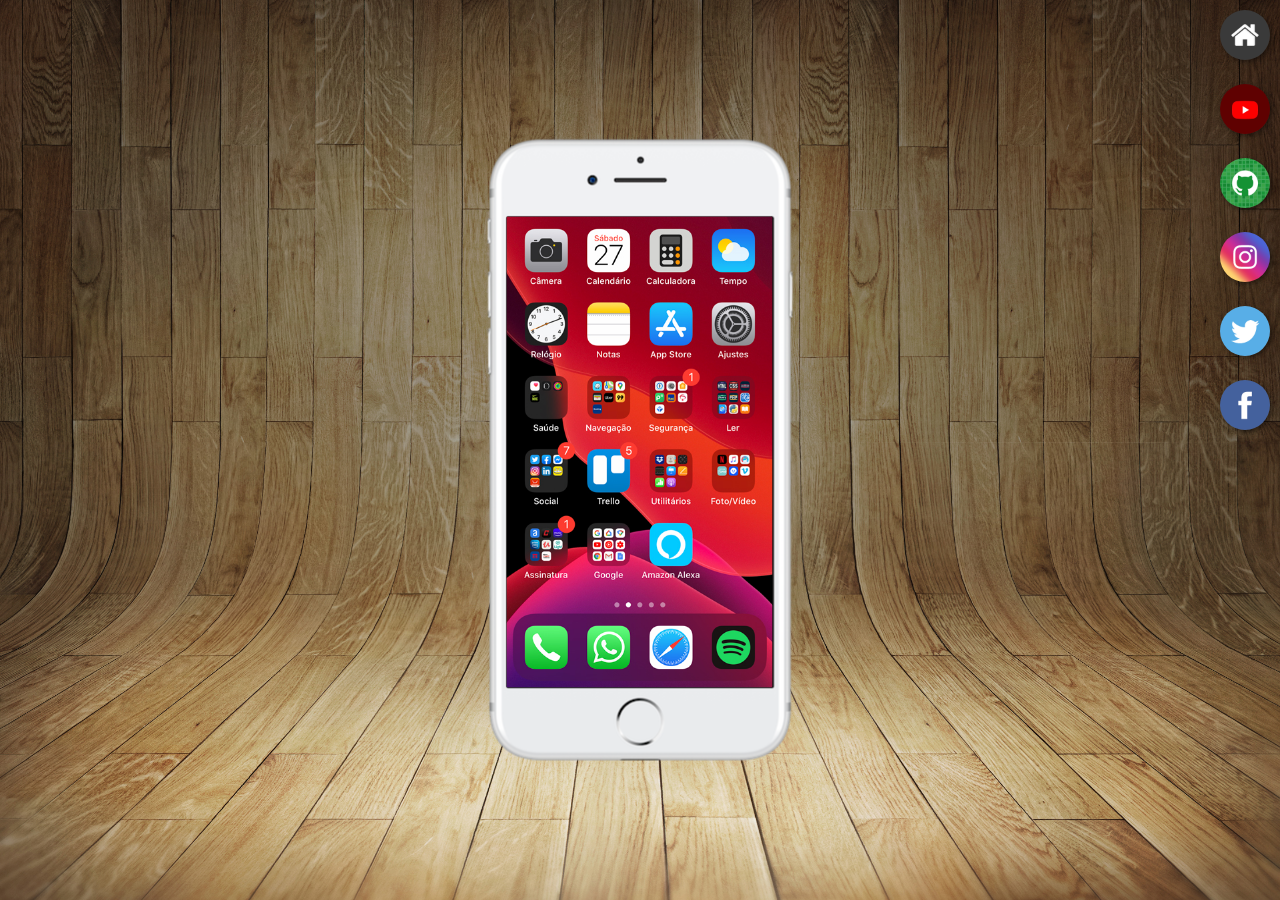
<file: index.html>
<!DOCTYPE html>
<html lang="pt-BR">
<head>
    <meta charset="UTF-8">
    <meta name="viewport" content="width=device-width, initial-scale=1.0">
    <link rel="shortcut icon" href="img/favicon.ico" type="image/x-icon">
    <link rel="stylesheet" href="css/style.css">
    <title>Projeto de redes sociais</title>
</head>
<body>
    <main>
        <!-- Telefone -->
        <section id="telefone">

            <!-- Tela principal do iframe -->
            <iframe src="home.html" name="tela" id="tela" frameborder="0">

                <!-- Se o iframe não for compativel com o navegador do cliente -->
                [Infelizmente seu navegador não é compativel com este recurso]

            </iframe>
        </section>
        <!-- Final do telefone -->

        <!-- Icones das redes sociais -->
        <section id="redes-sociais">
            <a href="home.html" target="tela">
                <img src="img/logo-home.jpg" alt="Logo home">
            </a><br>
            <a href="youtube.html" target="tela">
                <img src="img/logo-youtube.jpg" alt="logo youtube">
            </a><br>
            <a href="github.html" target="tela">
                <img src="img/logo-github.jpg" alt="logo do github">
            </a><br>
            <a href="instagram.html" target="tela">
                <img src="img/logo-instagram.jpg" alt="logo do instagram">
            </a><br>
            <a href="twitter.html" target="tela">
                <img src="img/logo-twitter.jpg" alt="logo do twitter">
            </a><br>
            <a href="facebook.html" target="tela">
                <img src="img/logo-facebook.jpg" alt="logo do facebook">
            </a><br>
        </section>
        <!-- Final dos icones -->
    </main>
</body>
</html>
</file>
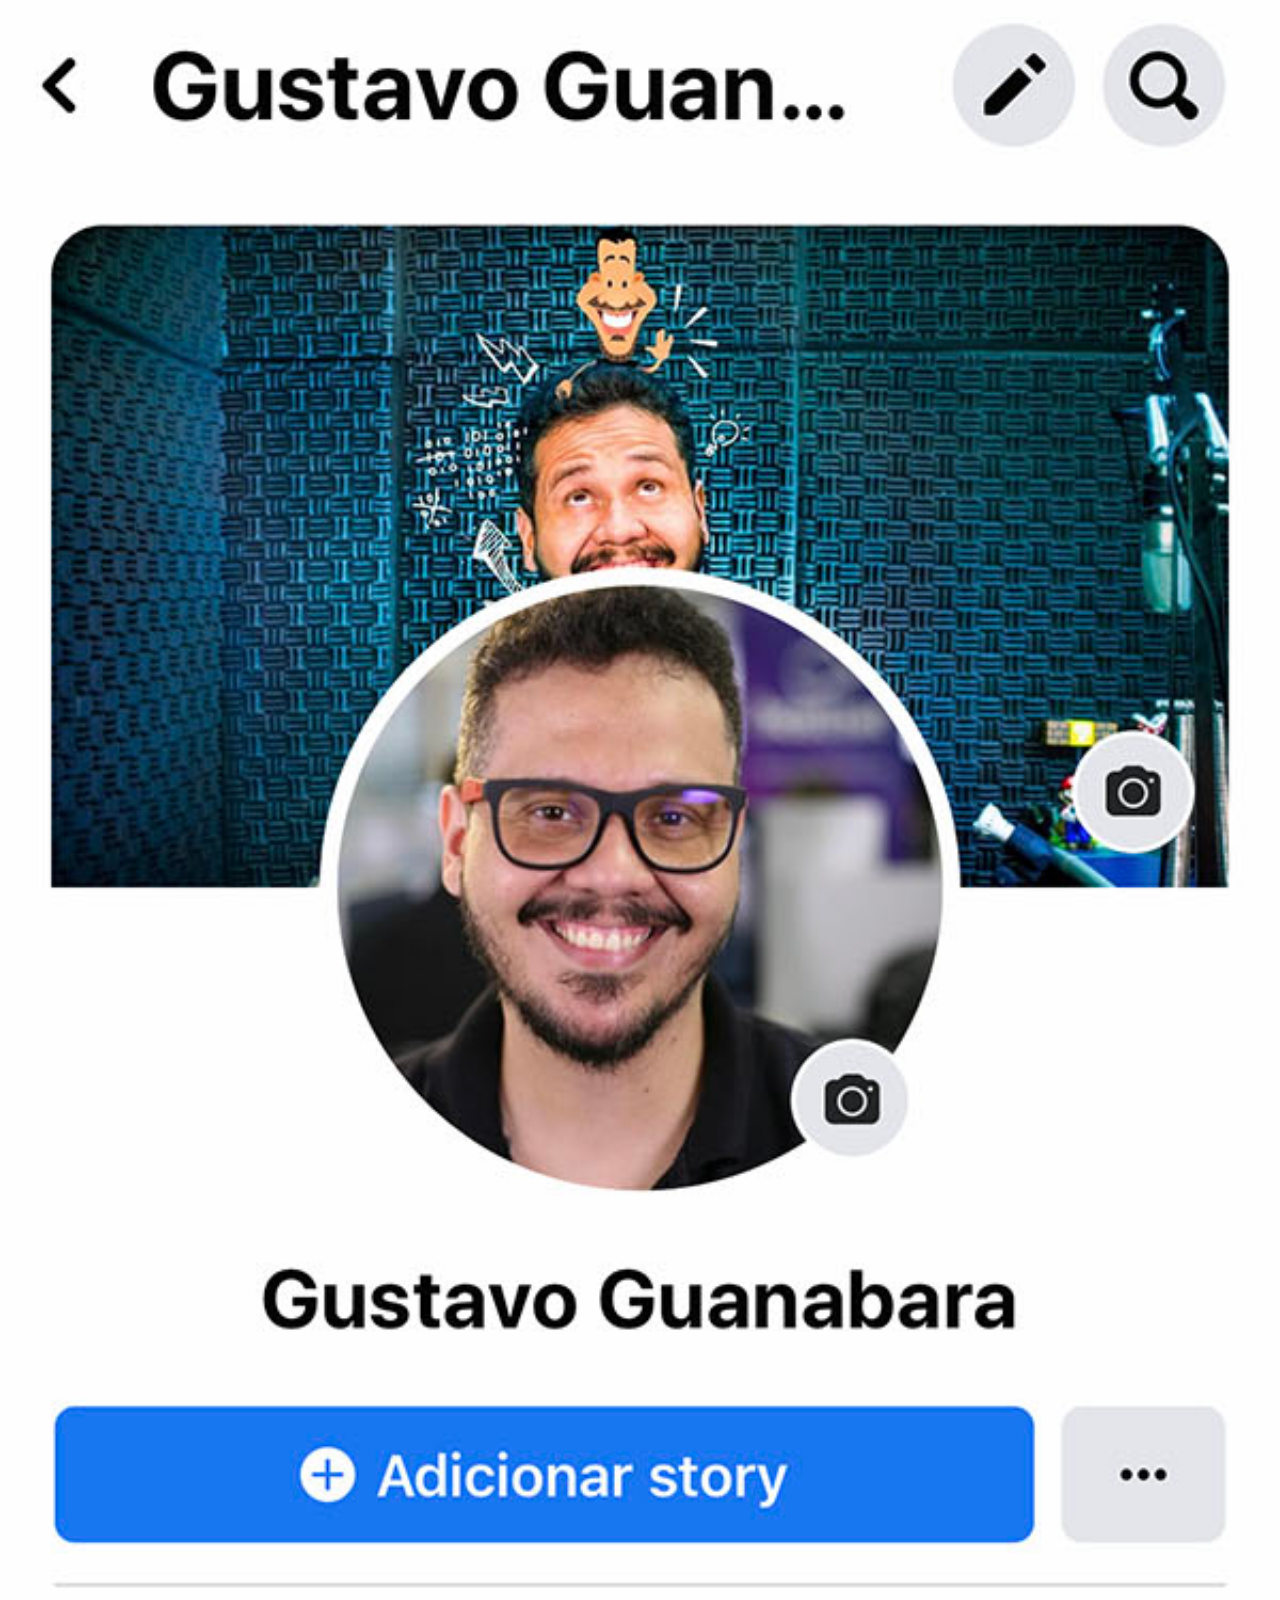
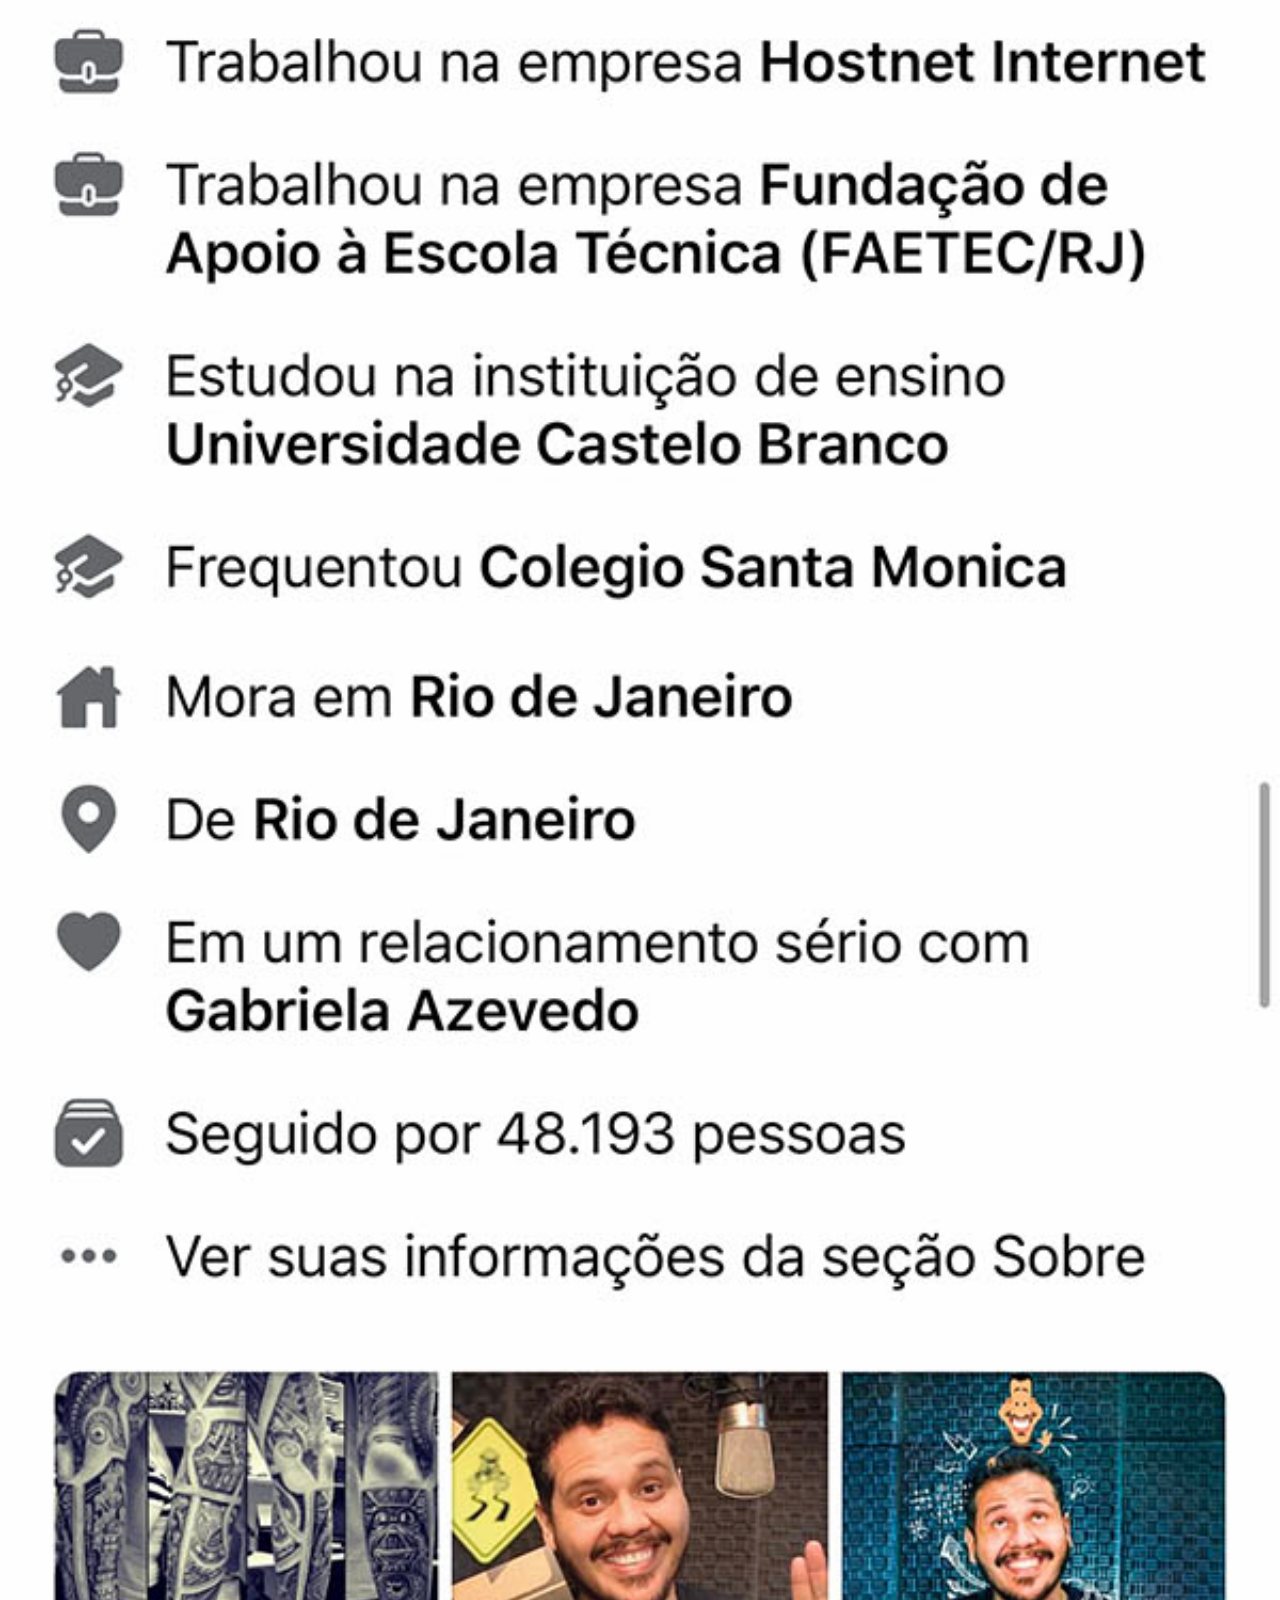
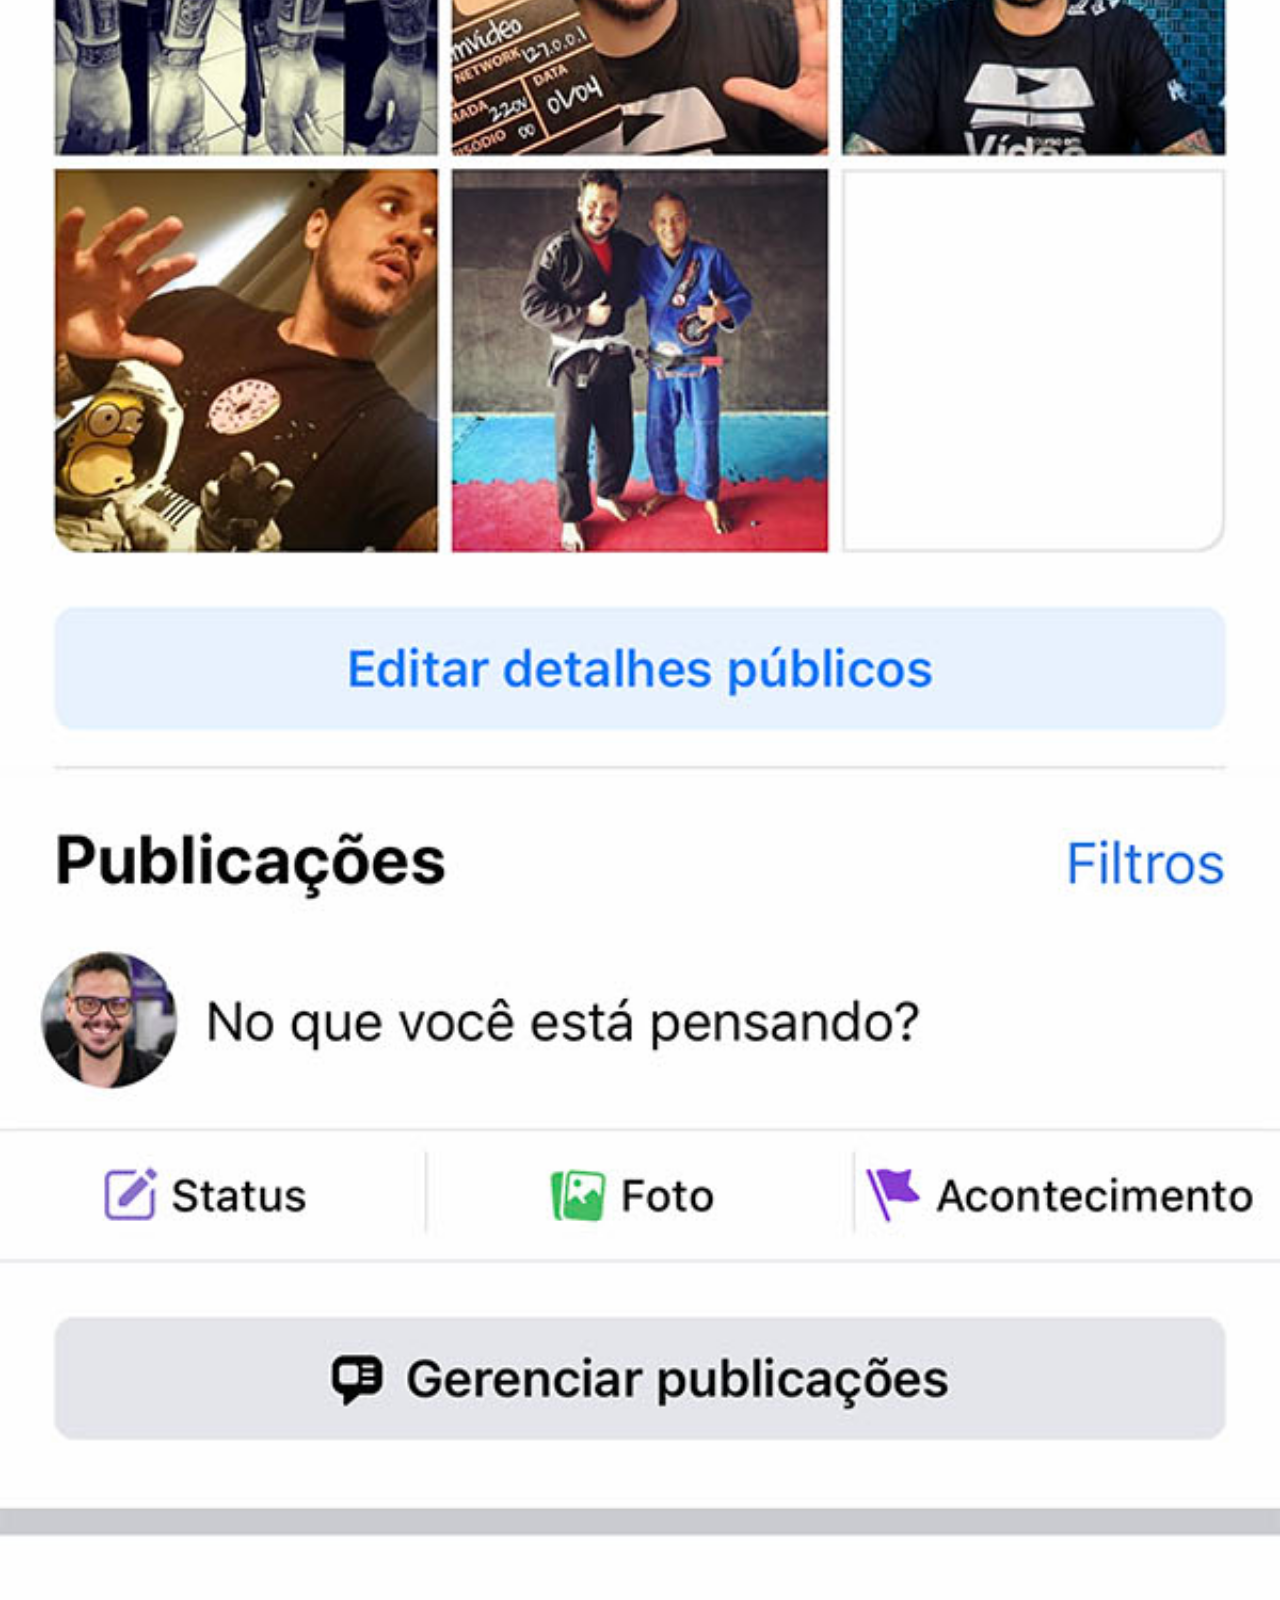
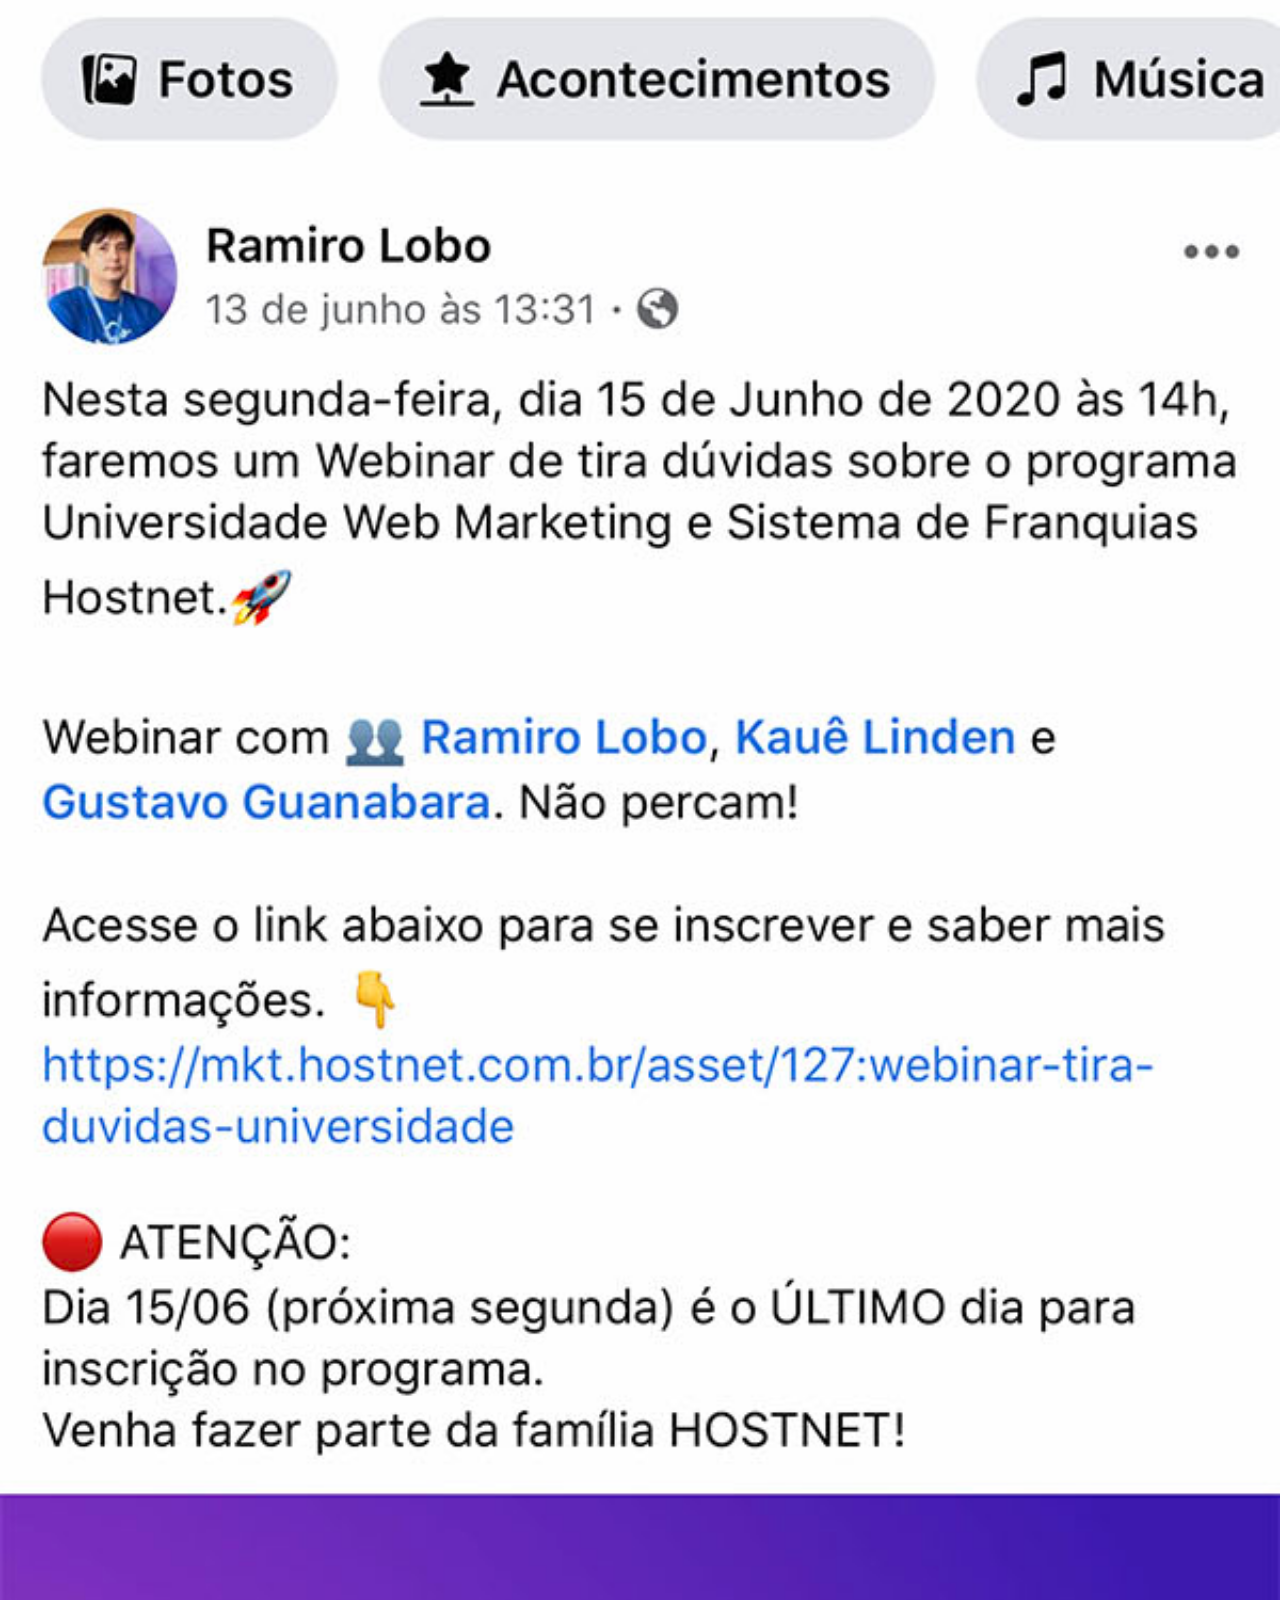
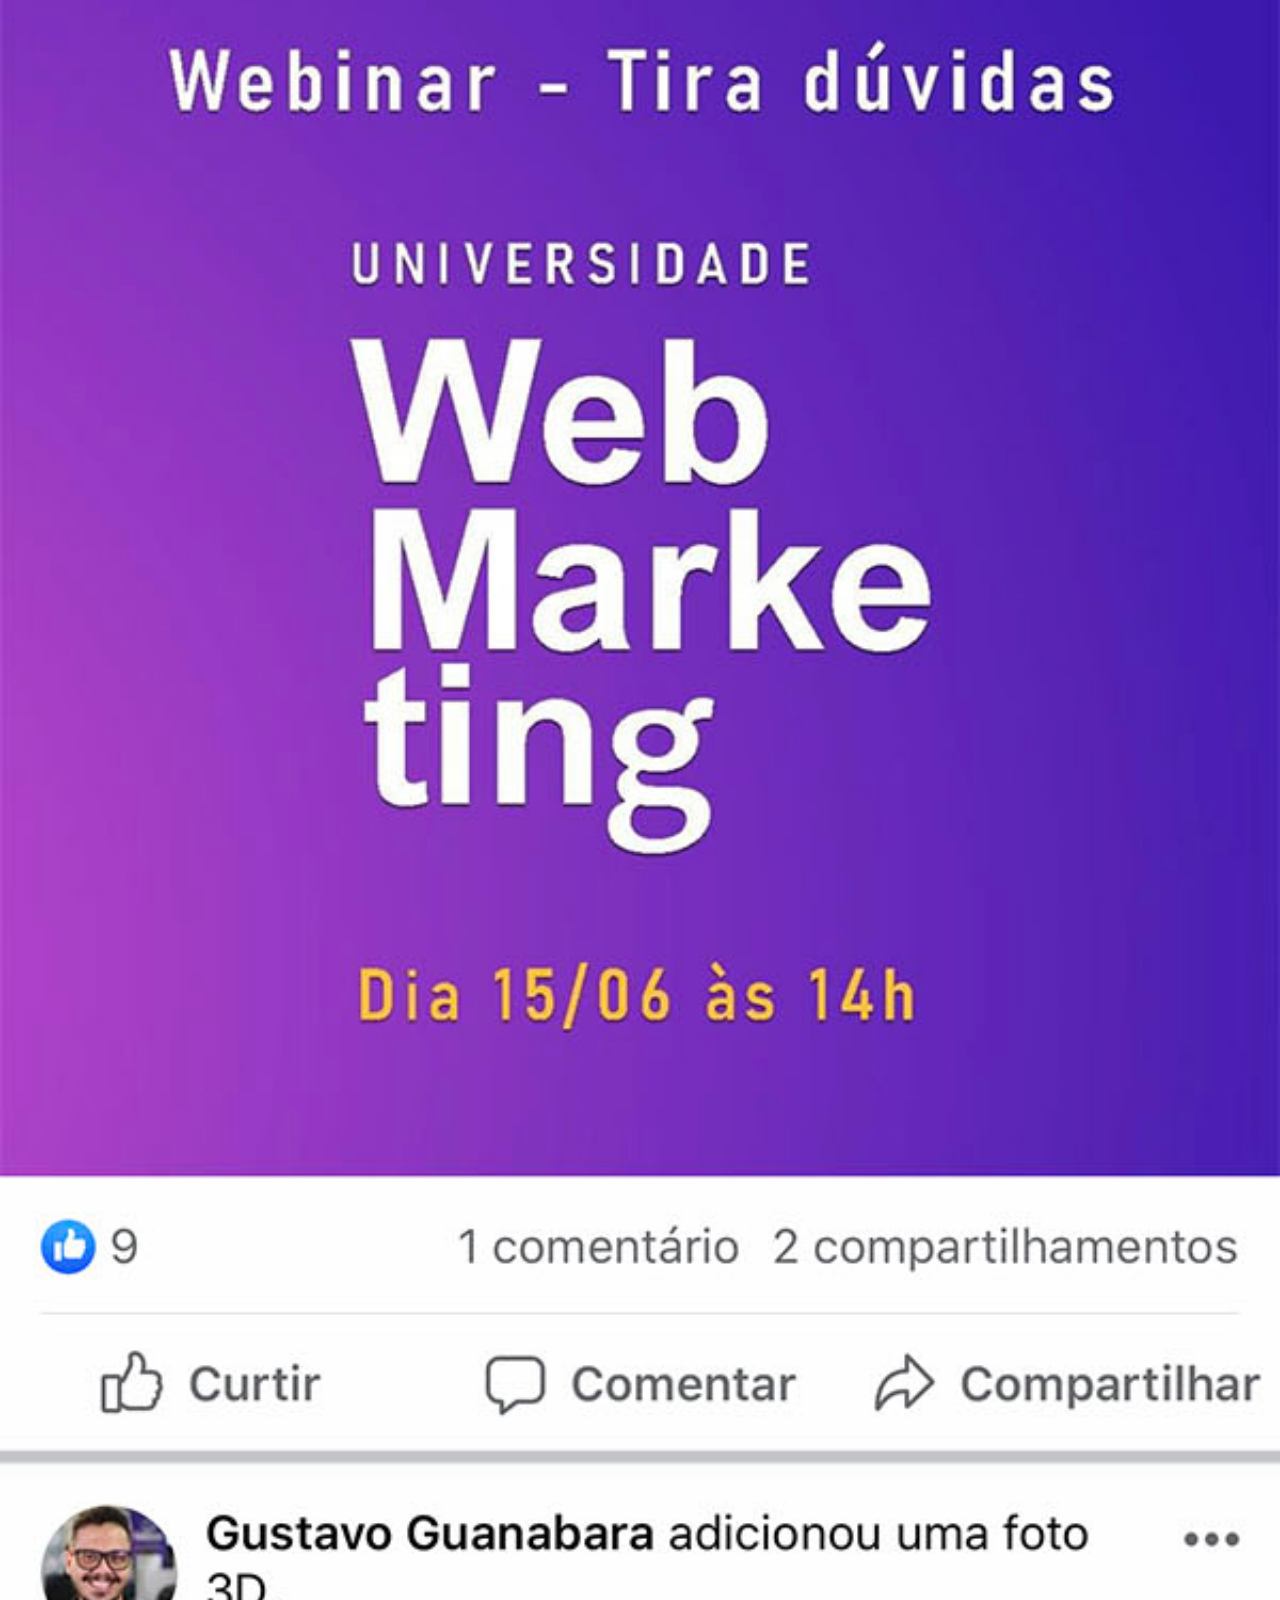
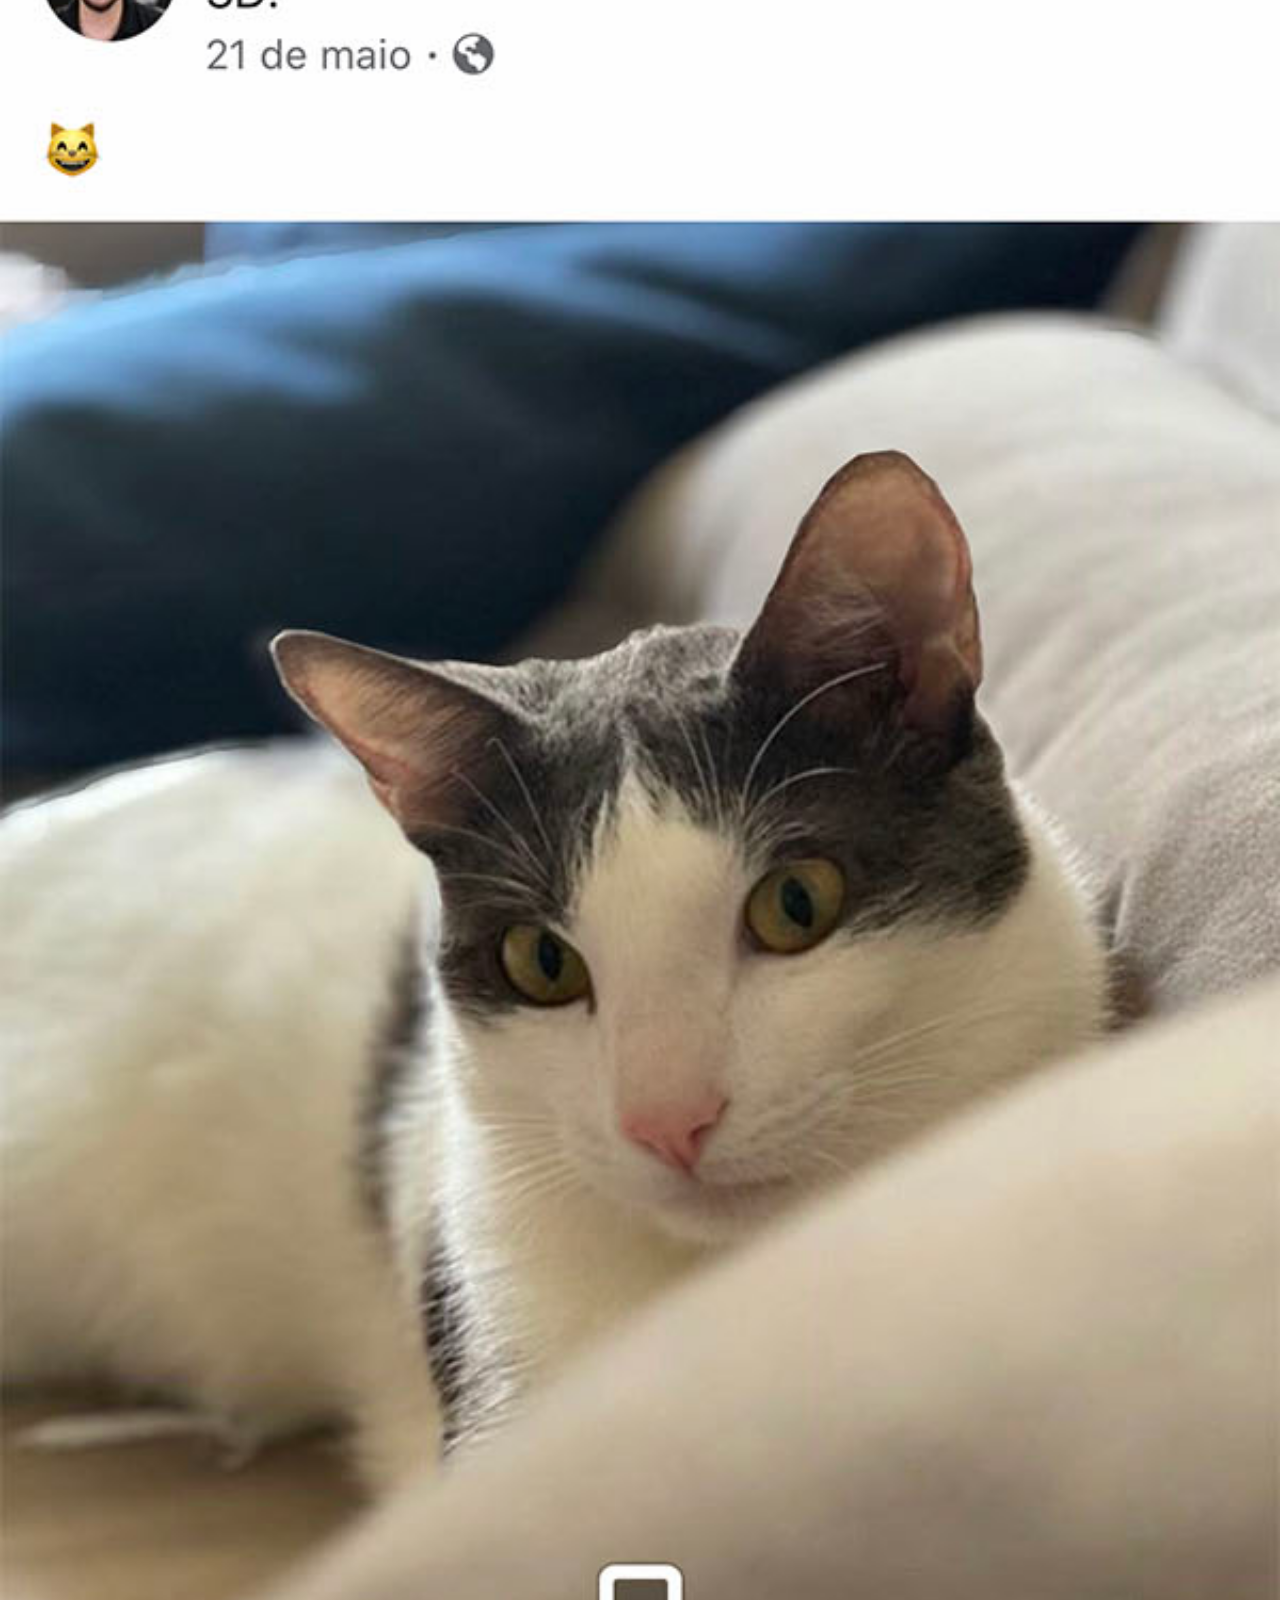
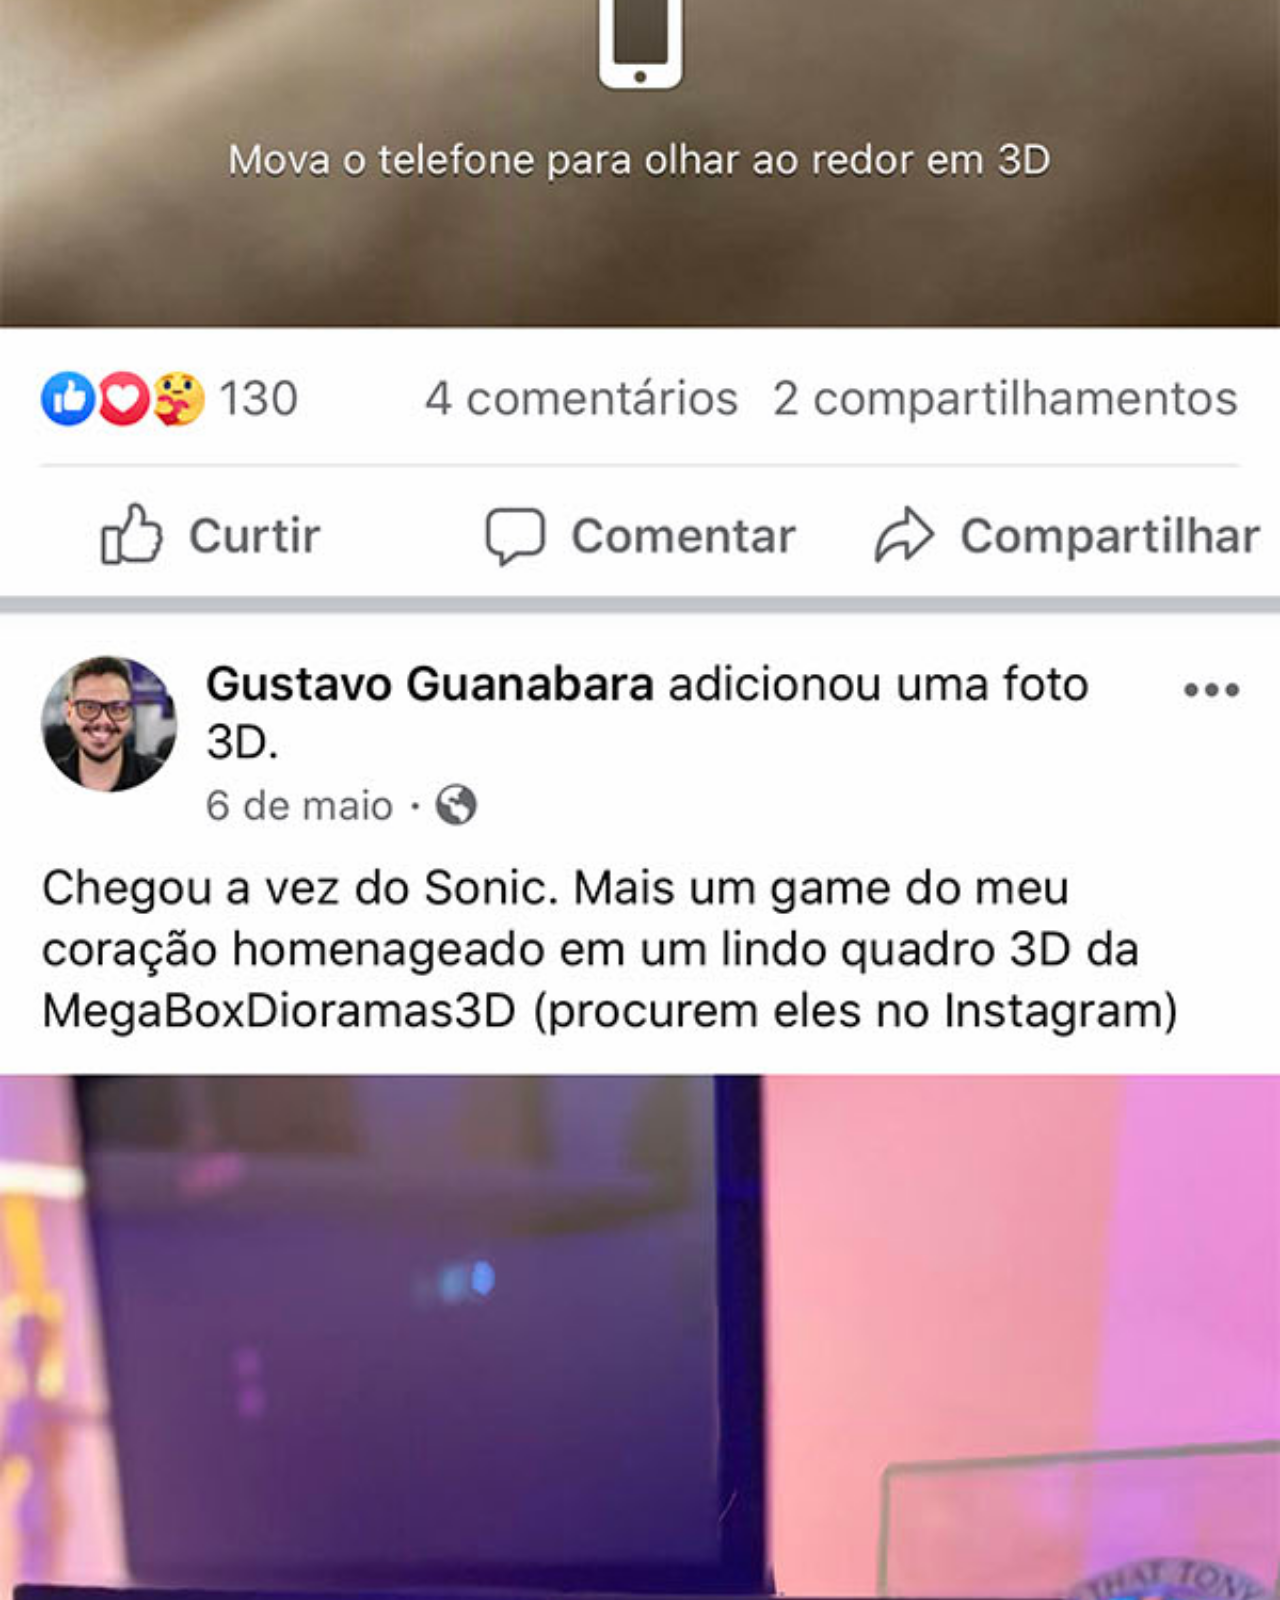
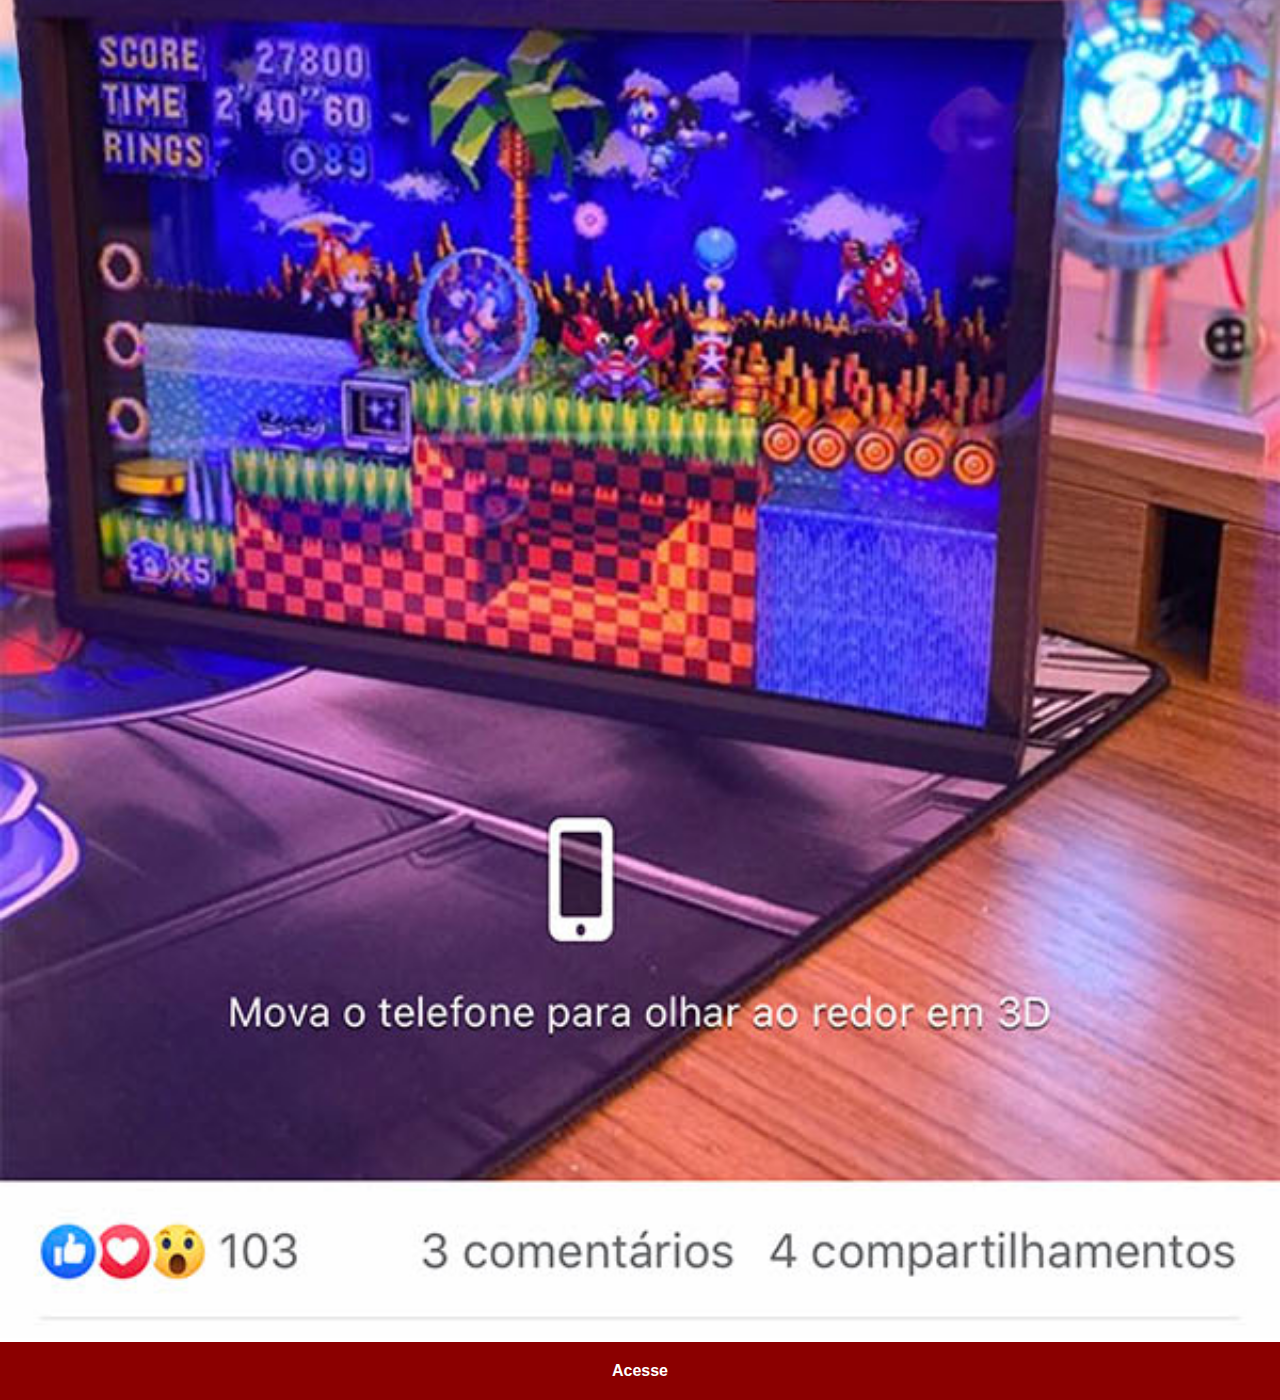
<file: facebook.html>
<!DOCTYPE html>
<html lang="pt-BR">
<head>
    <meta charset="UTF-8">
    <meta name="viewport" content="width=device-width, initial-scale=1.0">
    <link rel="stylesheet" href="css/social.css">
    <title>Tela do facebook</title>
</head>
<body>
    <!-- Tela de fundo do facebook -->
    <img src="img/tela-facebook.jpg" alt="Tela de fundo do facebook">

    <!-- Link para acessar o facebook -->
    <a href="https://www.facebook.com/gustavoguanabara/" target="_blank">
        Acesse
    </a>
</body>
</html>
</file>
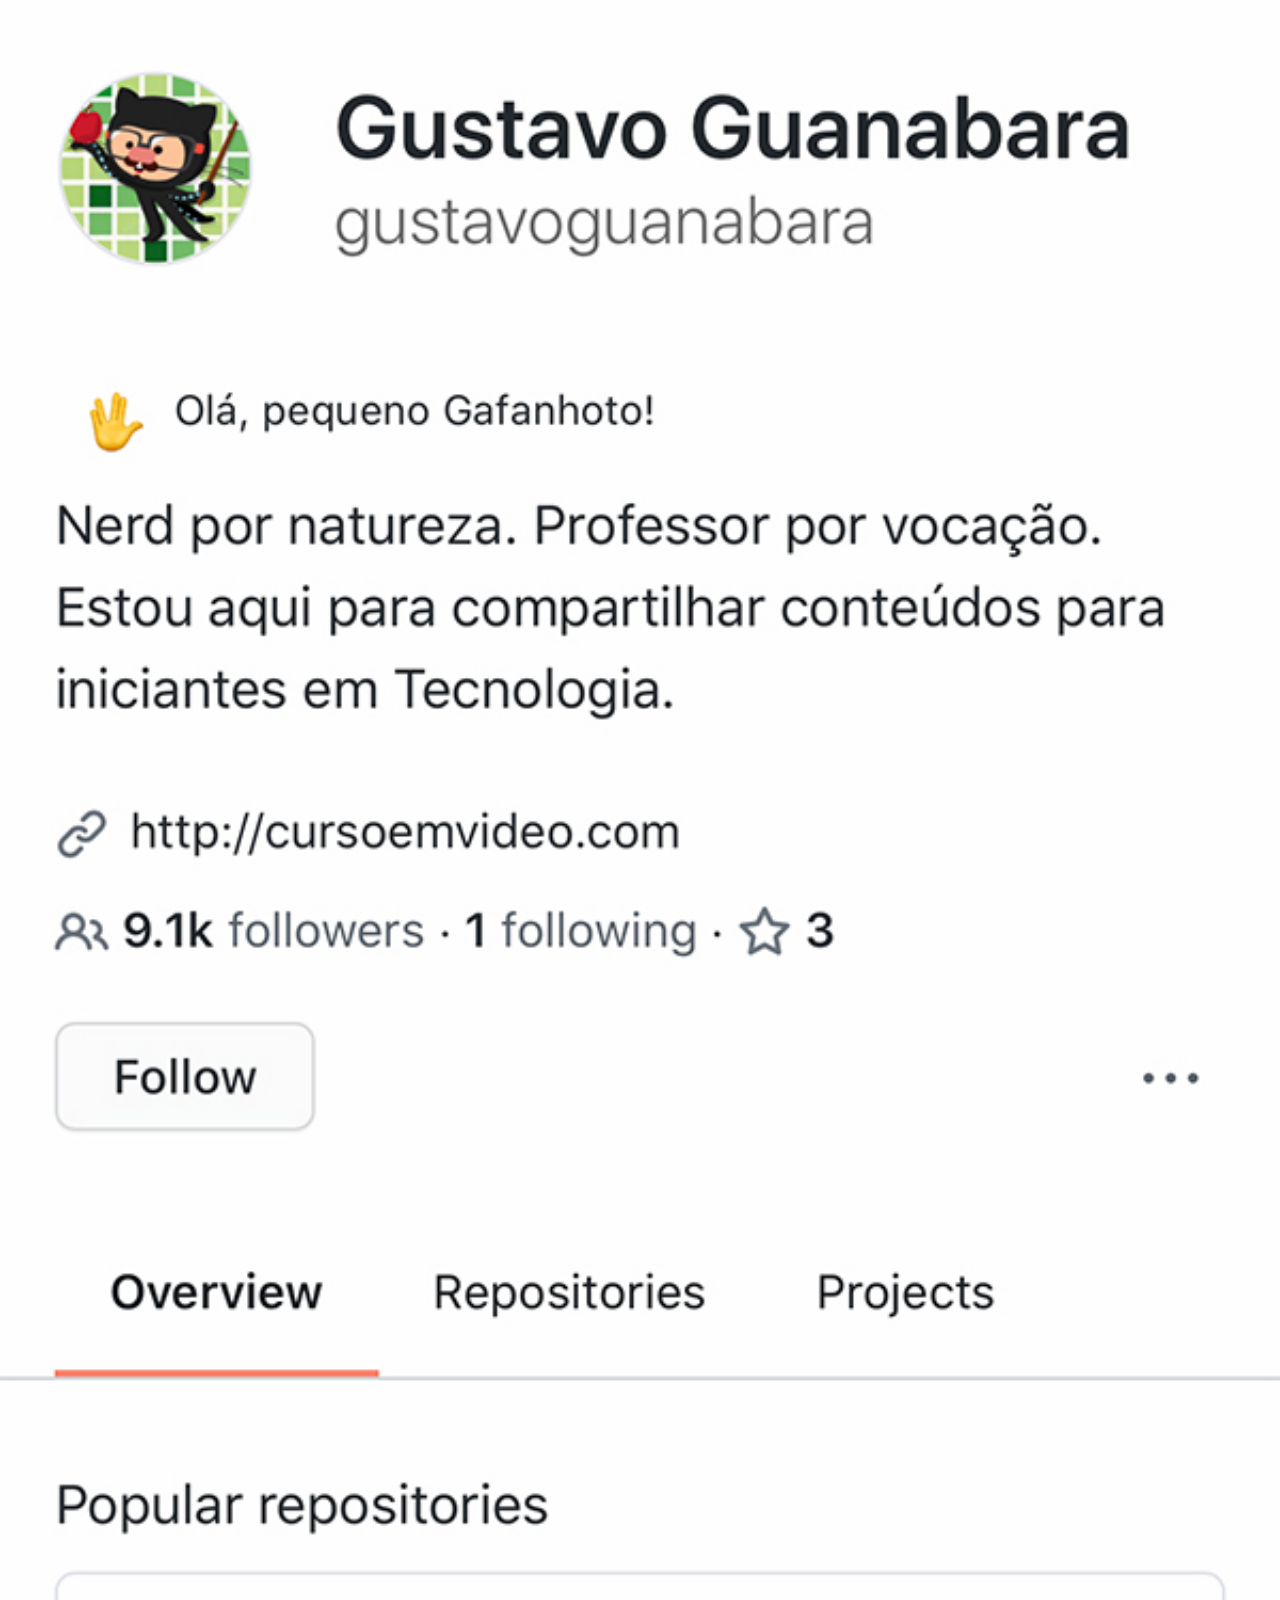
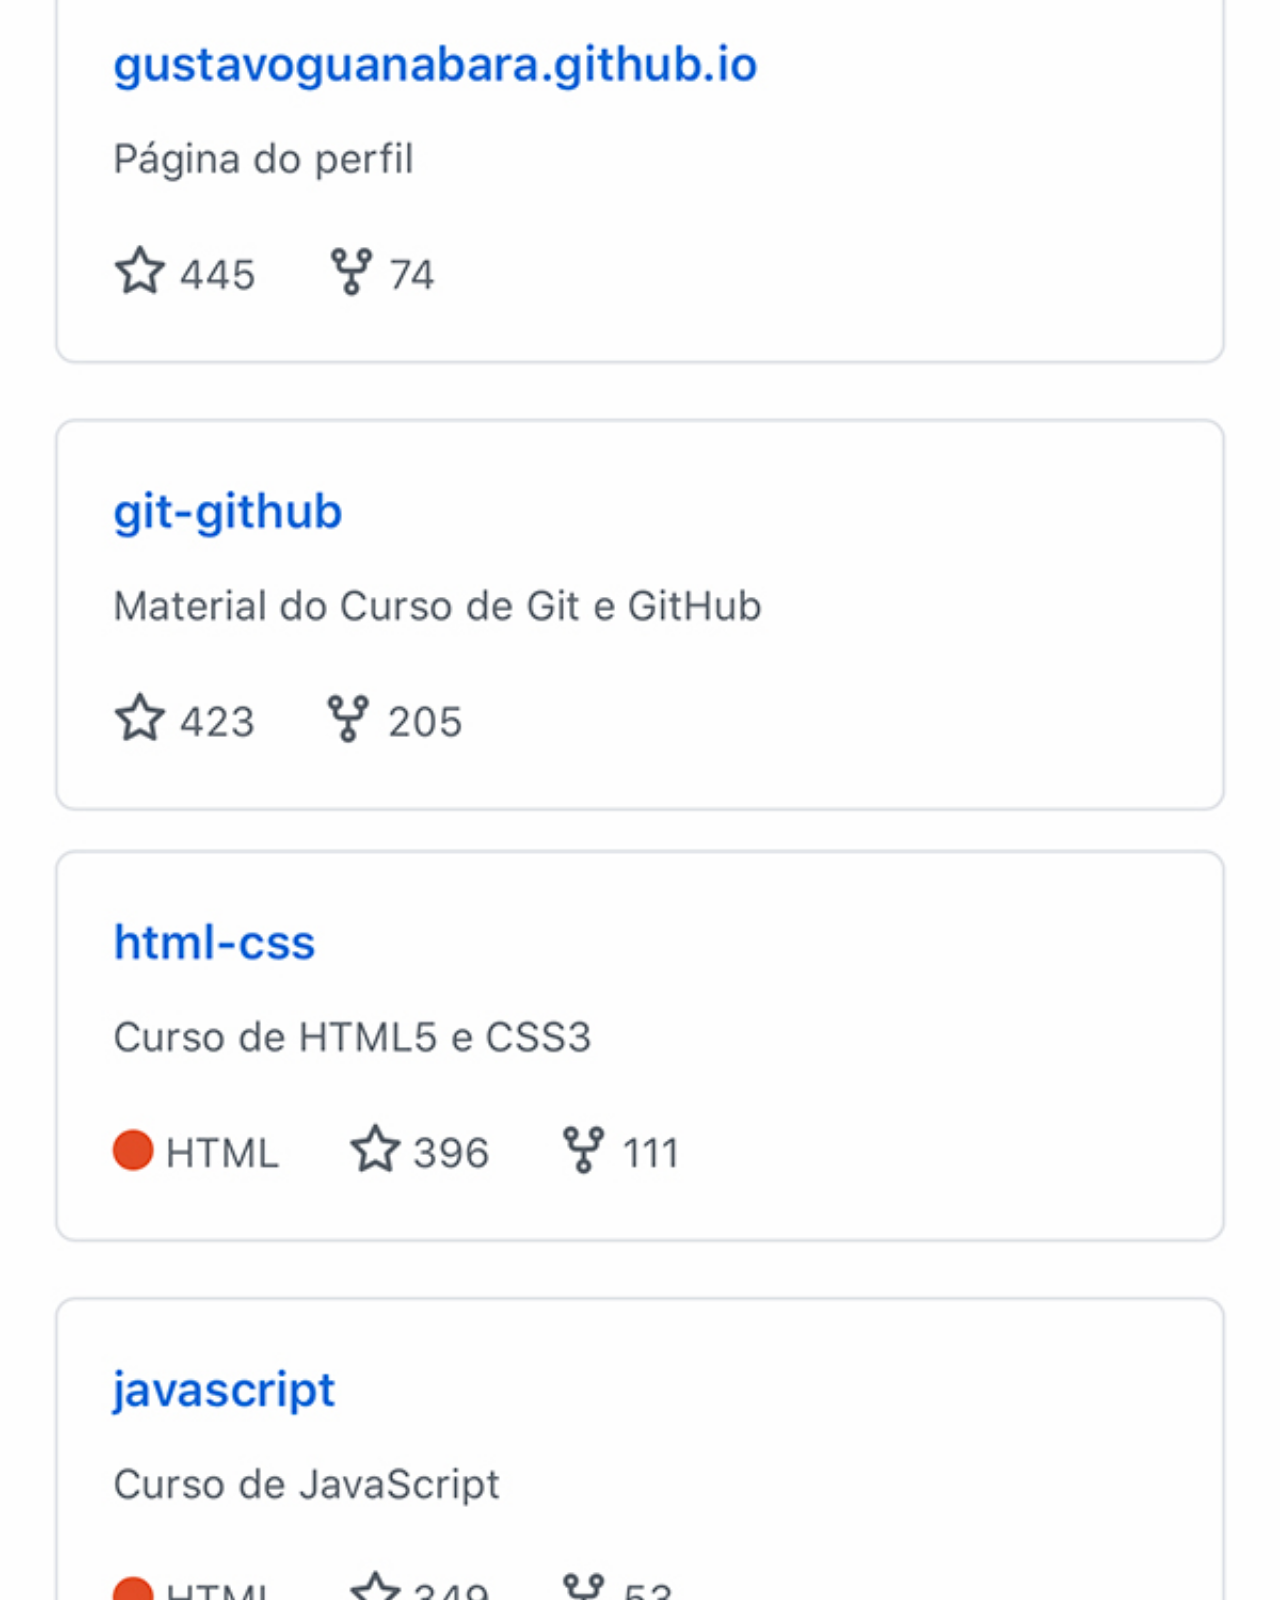
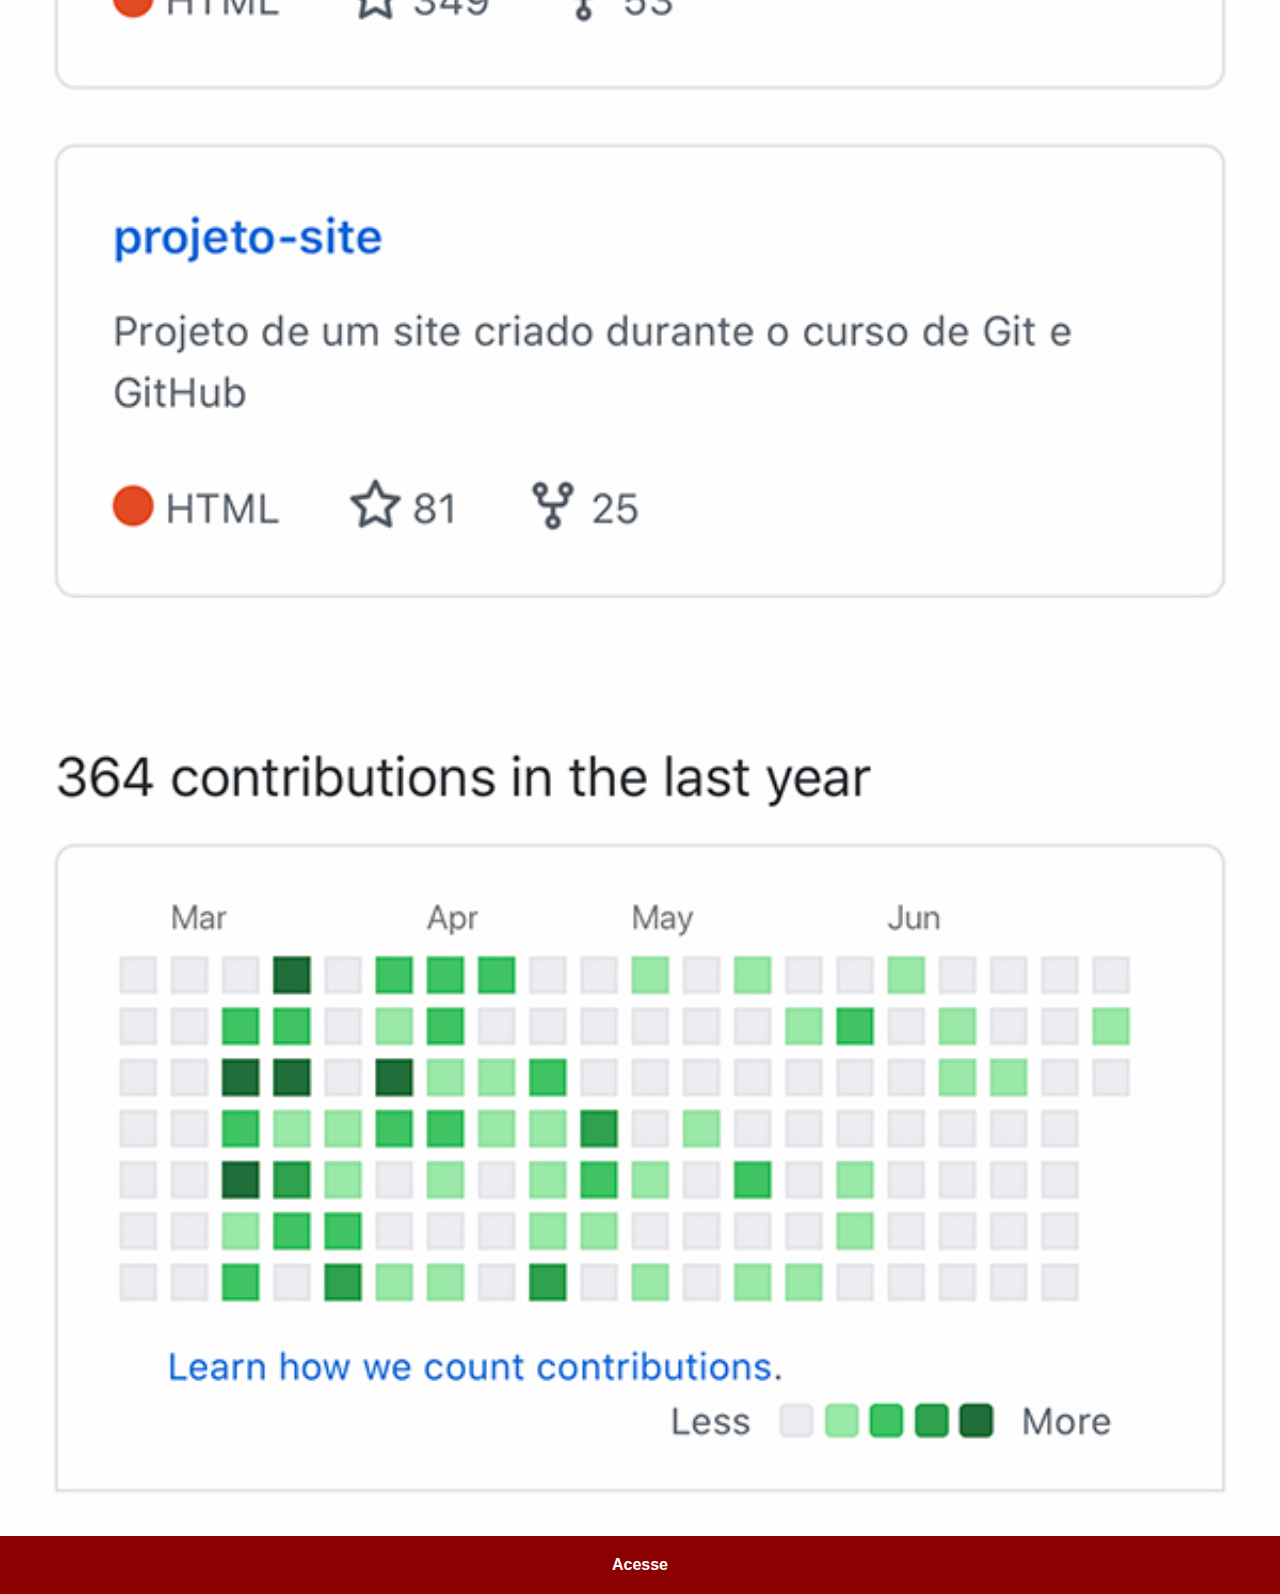
<file: github.html>
<!DOCTYPE html>
<html lang="pt-BR">
<head>
    <meta charset="UTF-8">
    <meta name="viewport" content="width=device-width, initial-scale=1.0">
    <title>Tela do github</title>
    <link rel="stylesheet" href="css/social.css">
</head>
<body>
    <!-- Tela de fundo do github -->
    <img src="img/tela-github.jpg" alt="tela do github">

    <!-- Link para acessar o github -->
    <a href="https://github.com/gustavoguanabara/" target="_blank">
        Acesse
    </a>
</body>
</html>
</file>
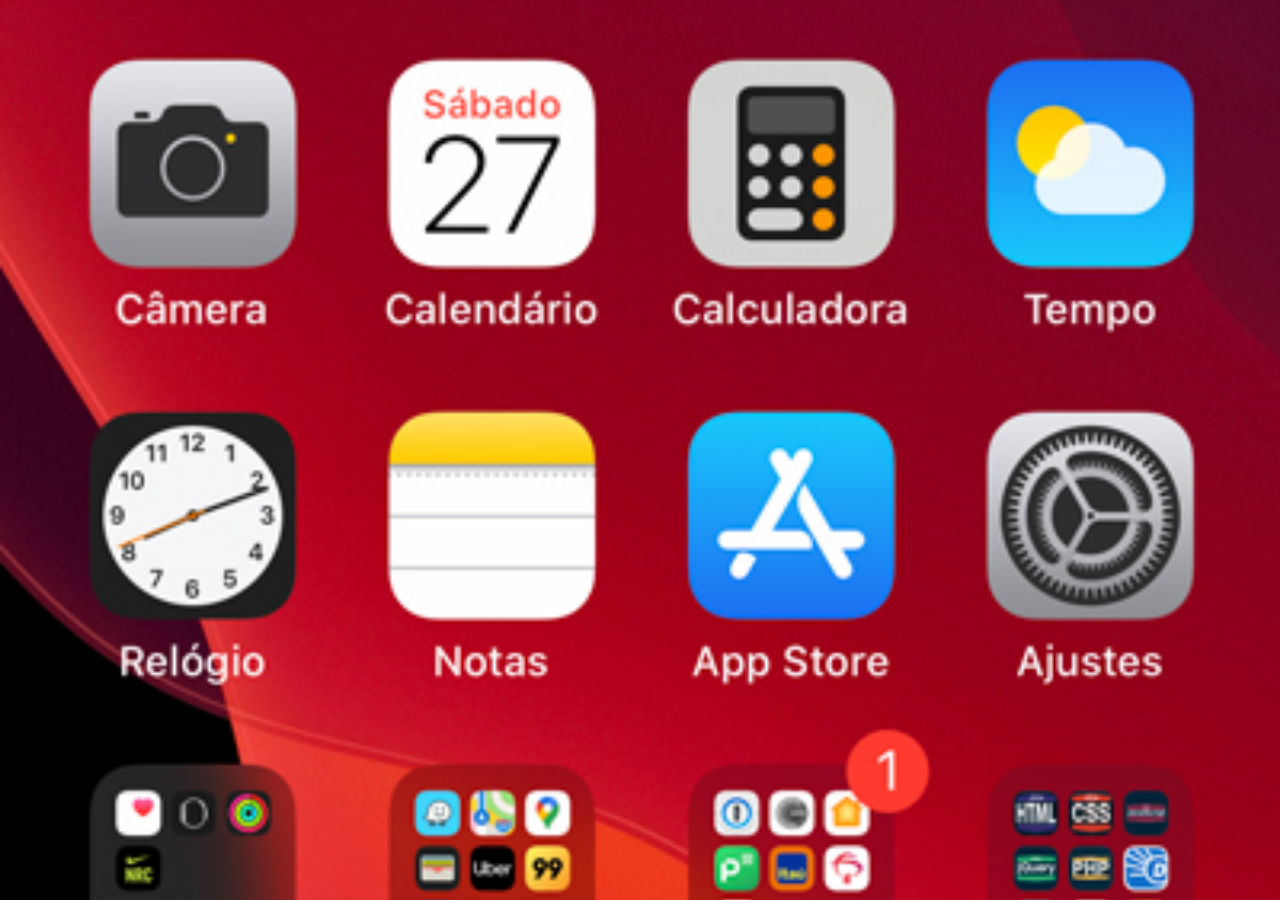
<file: home.html>
<!DOCTYPE html>
<html lang="pt-BR">
<head>
    <meta charset="UTF-8">
    <meta name="viewport" content="width=device-width, initial-scale=1.0">
    <title>Tela home</title>
    <style>
        * {
            margin: 0;
            padding: 0;
        }

        body {
            height: 100vh;
            width: 100vw;
            background: black url('img/tela-home.jpg') no-repeat top center;
            background-size: cover;
        }
    </style>
</head>
<body>
    
</body>
</html>
</file>
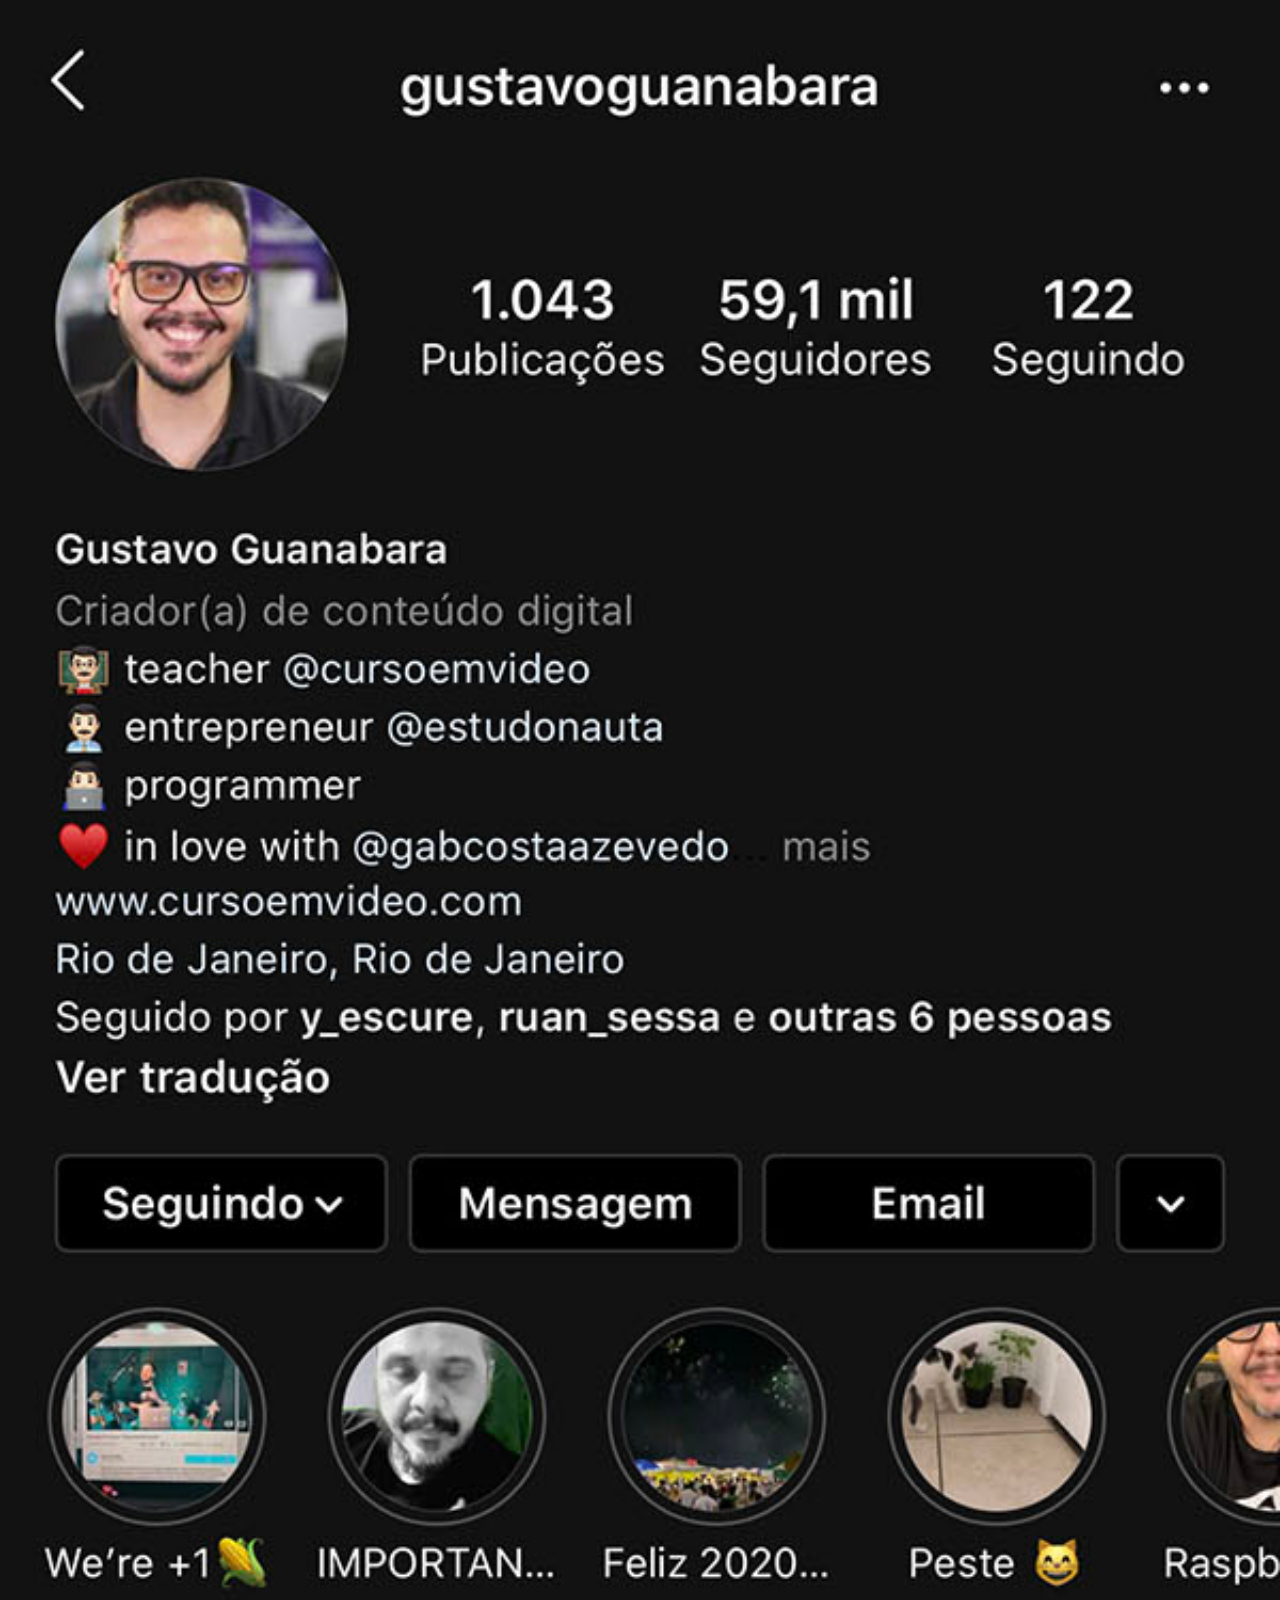
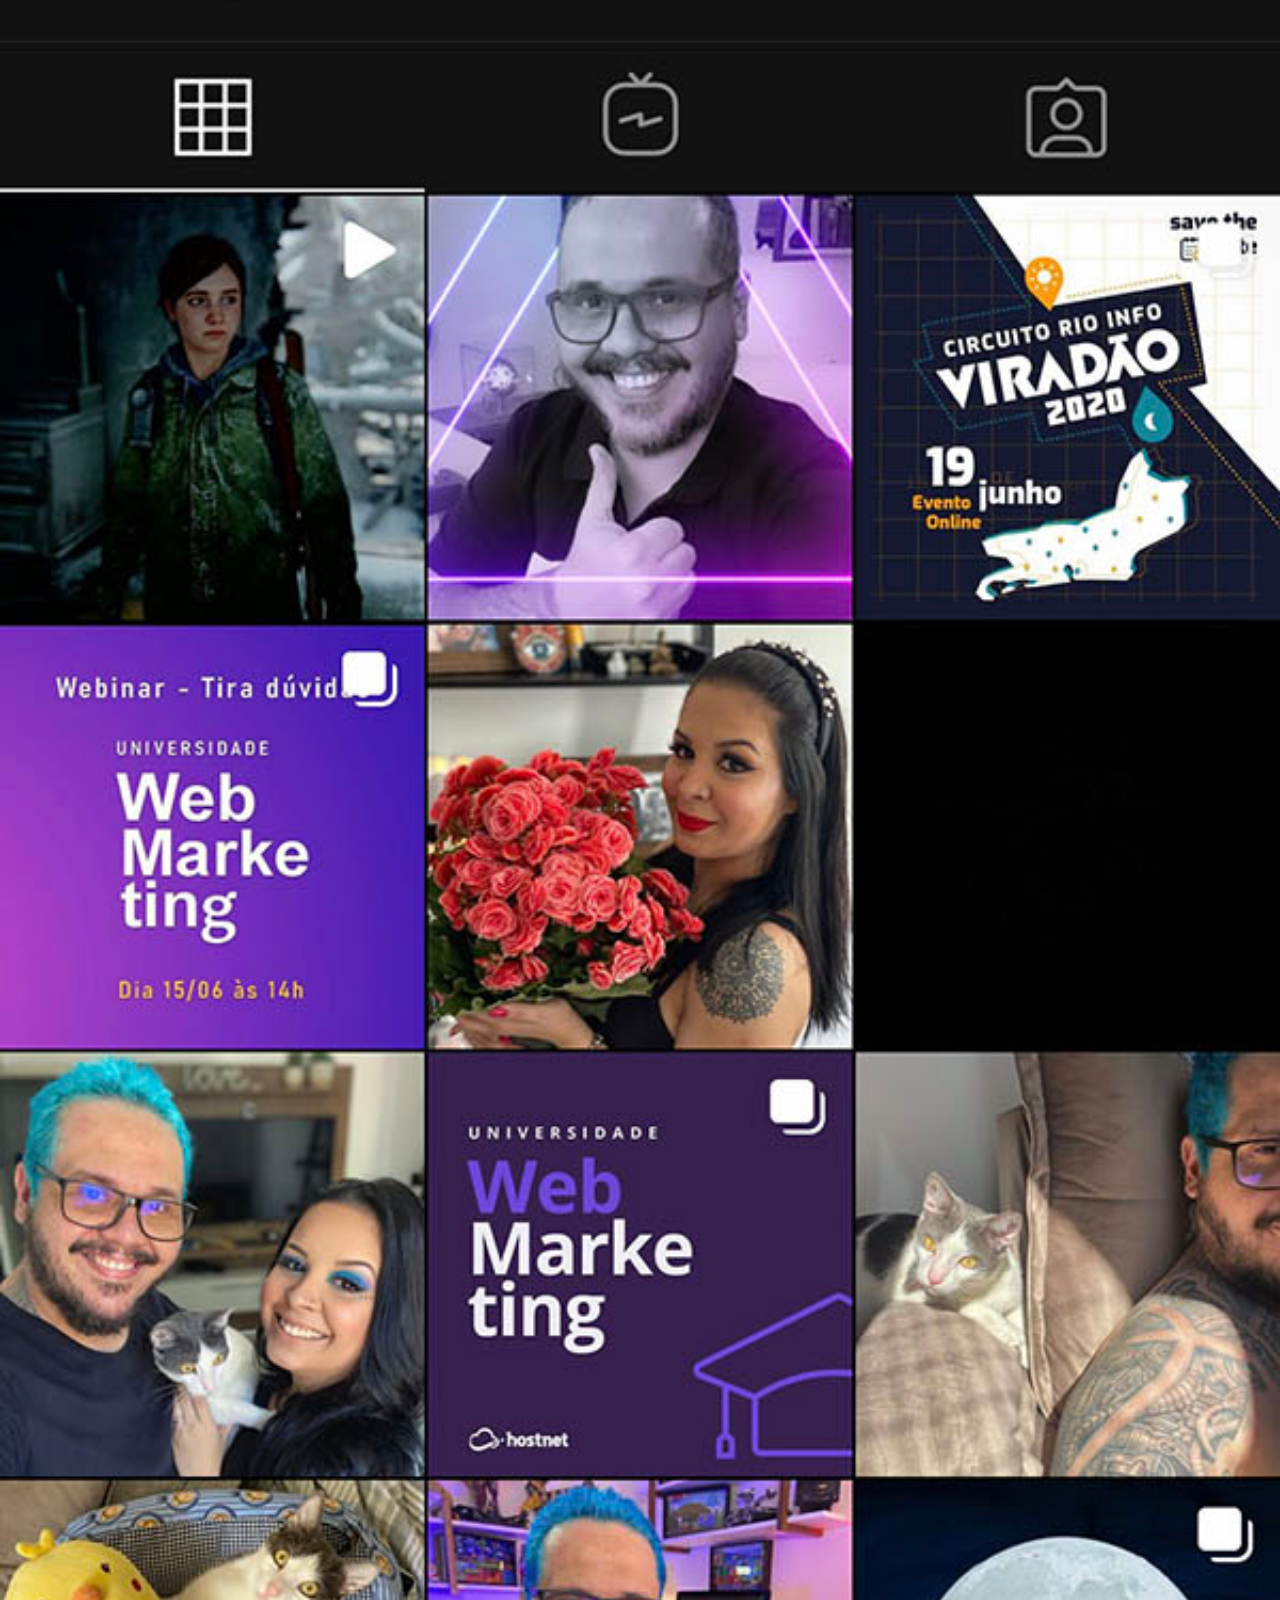
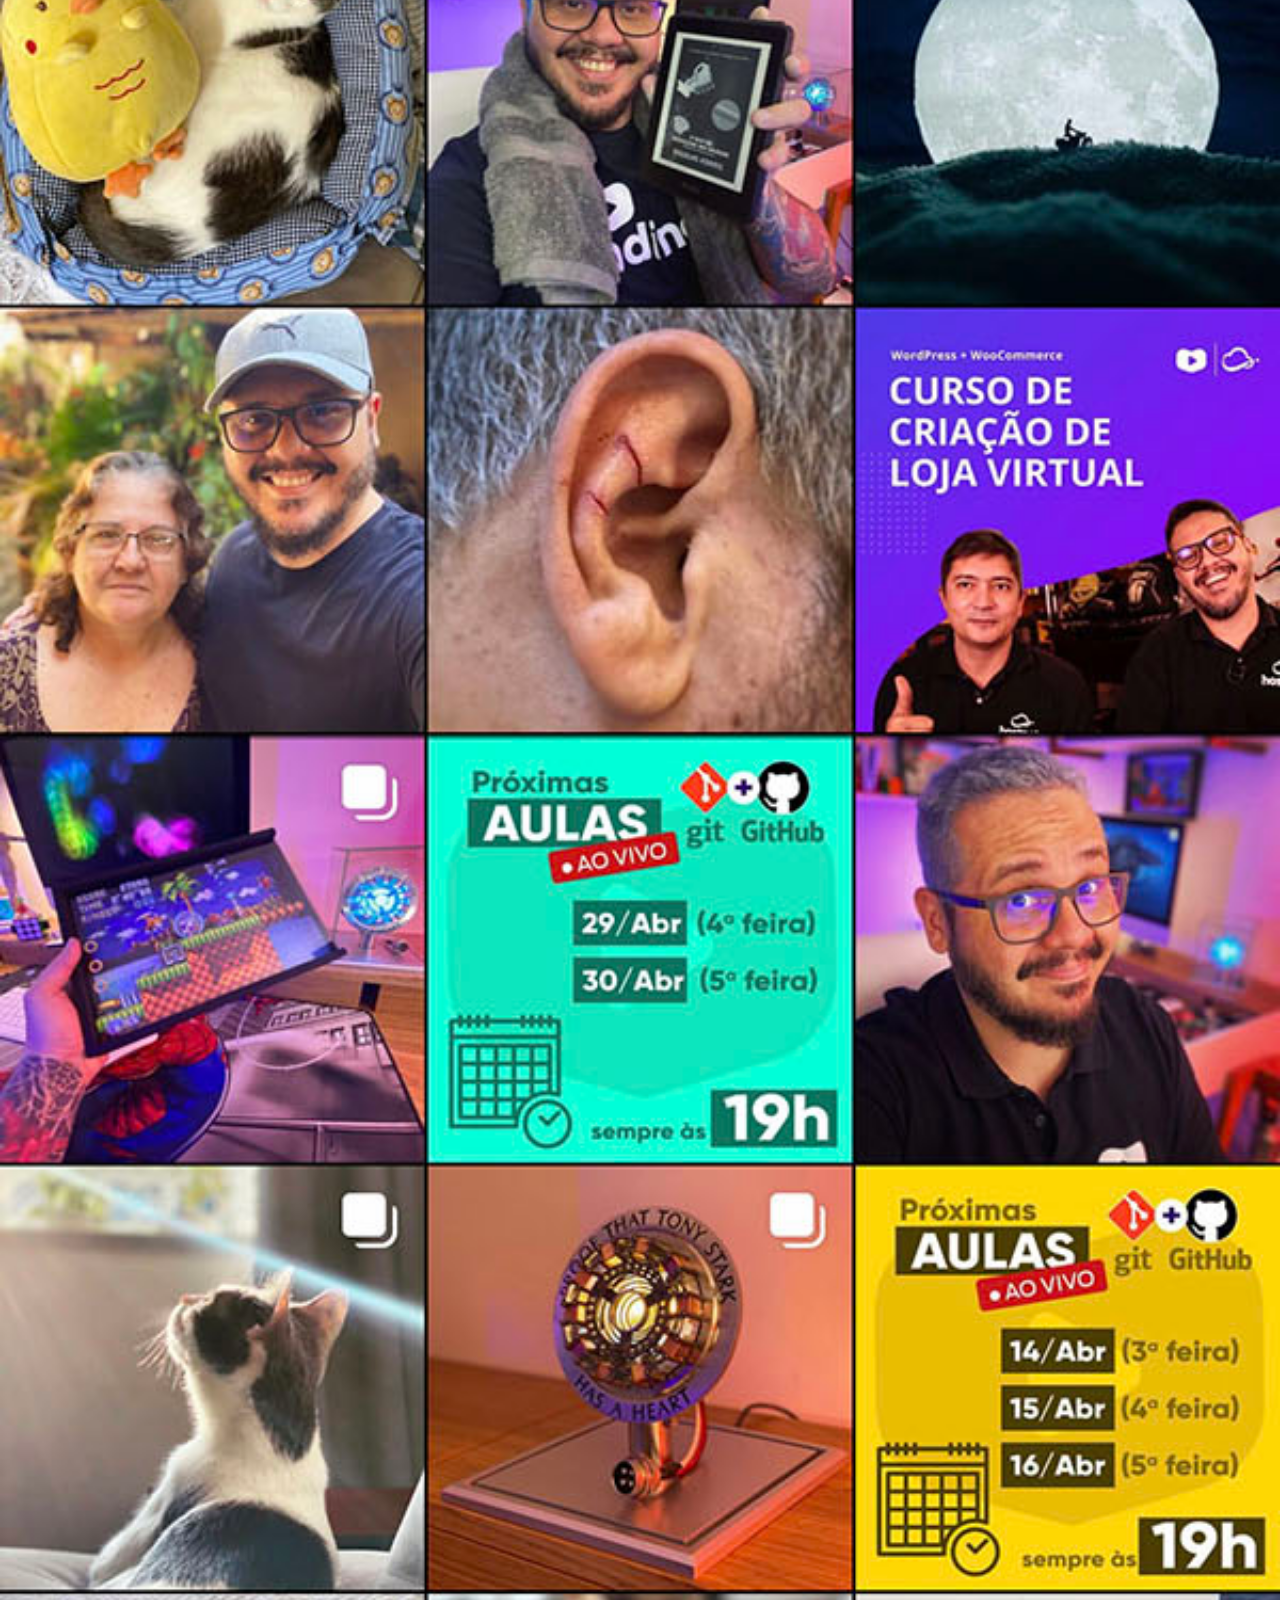
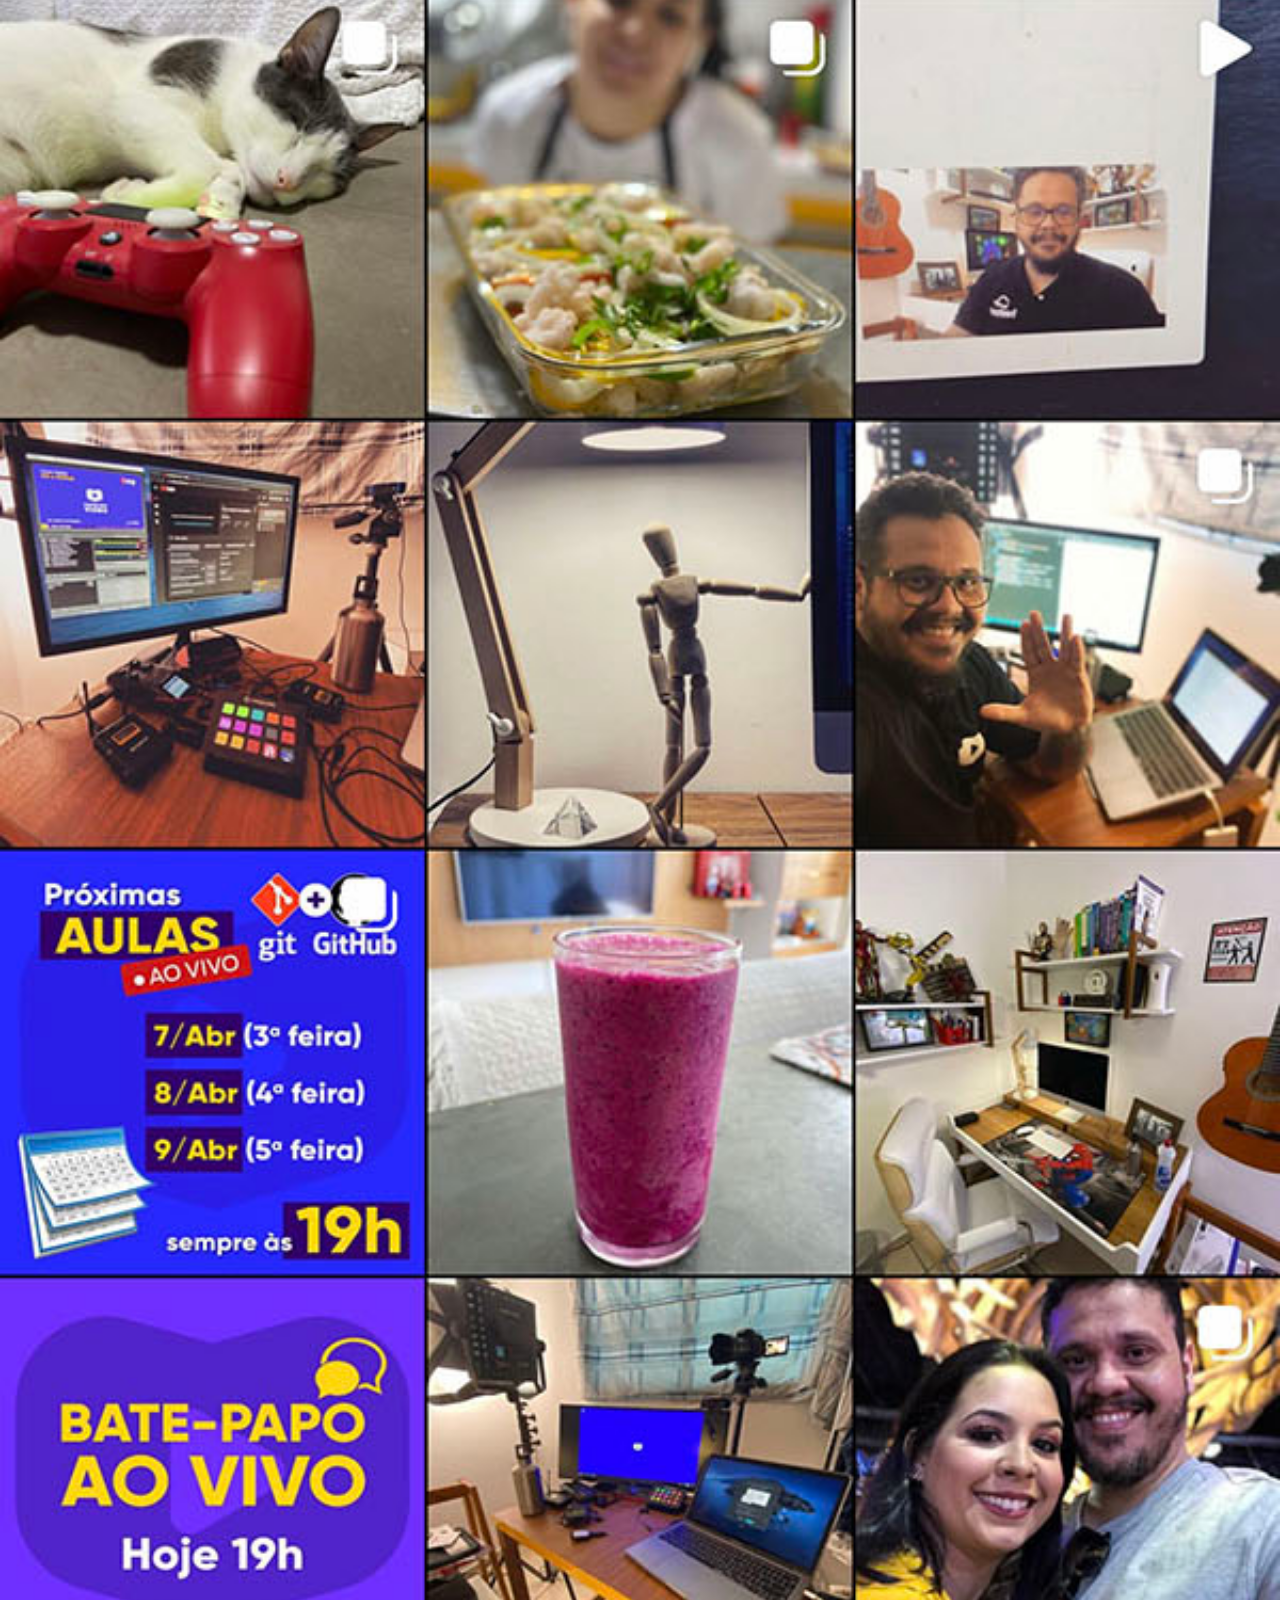
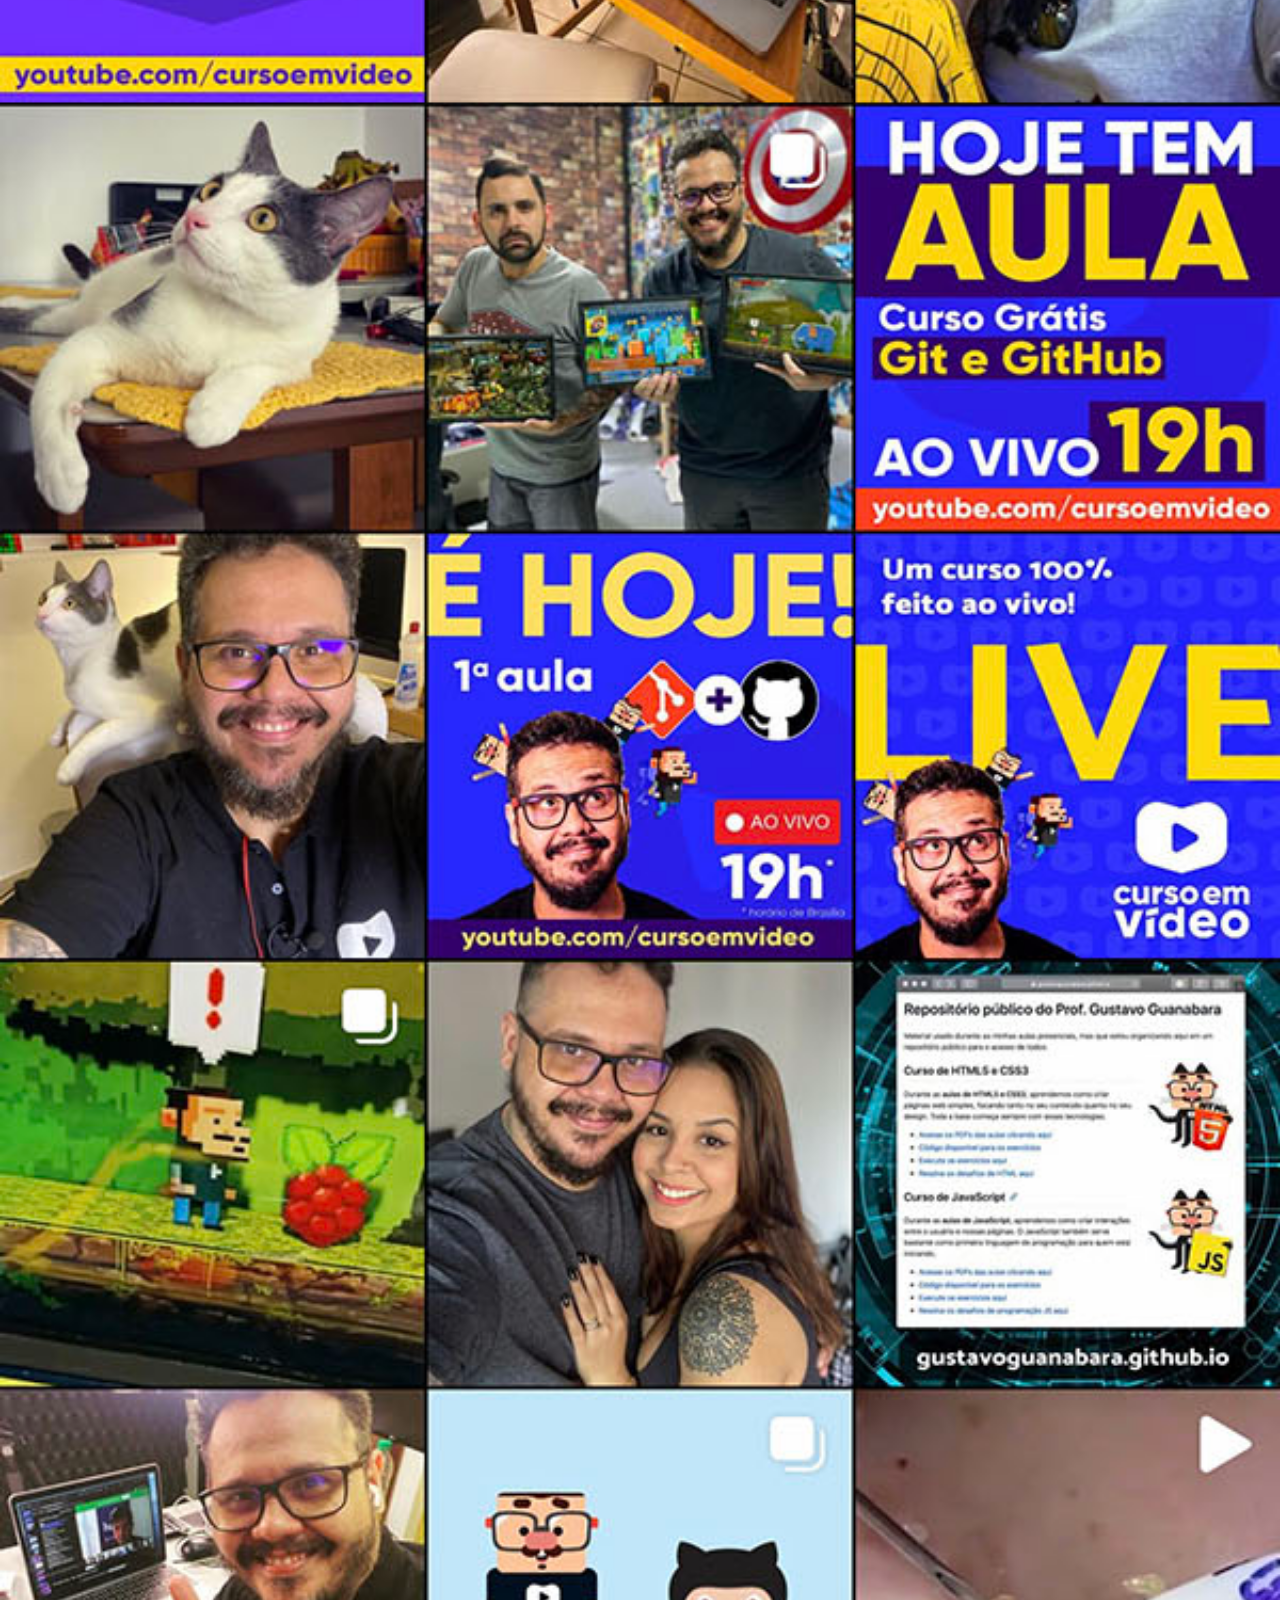
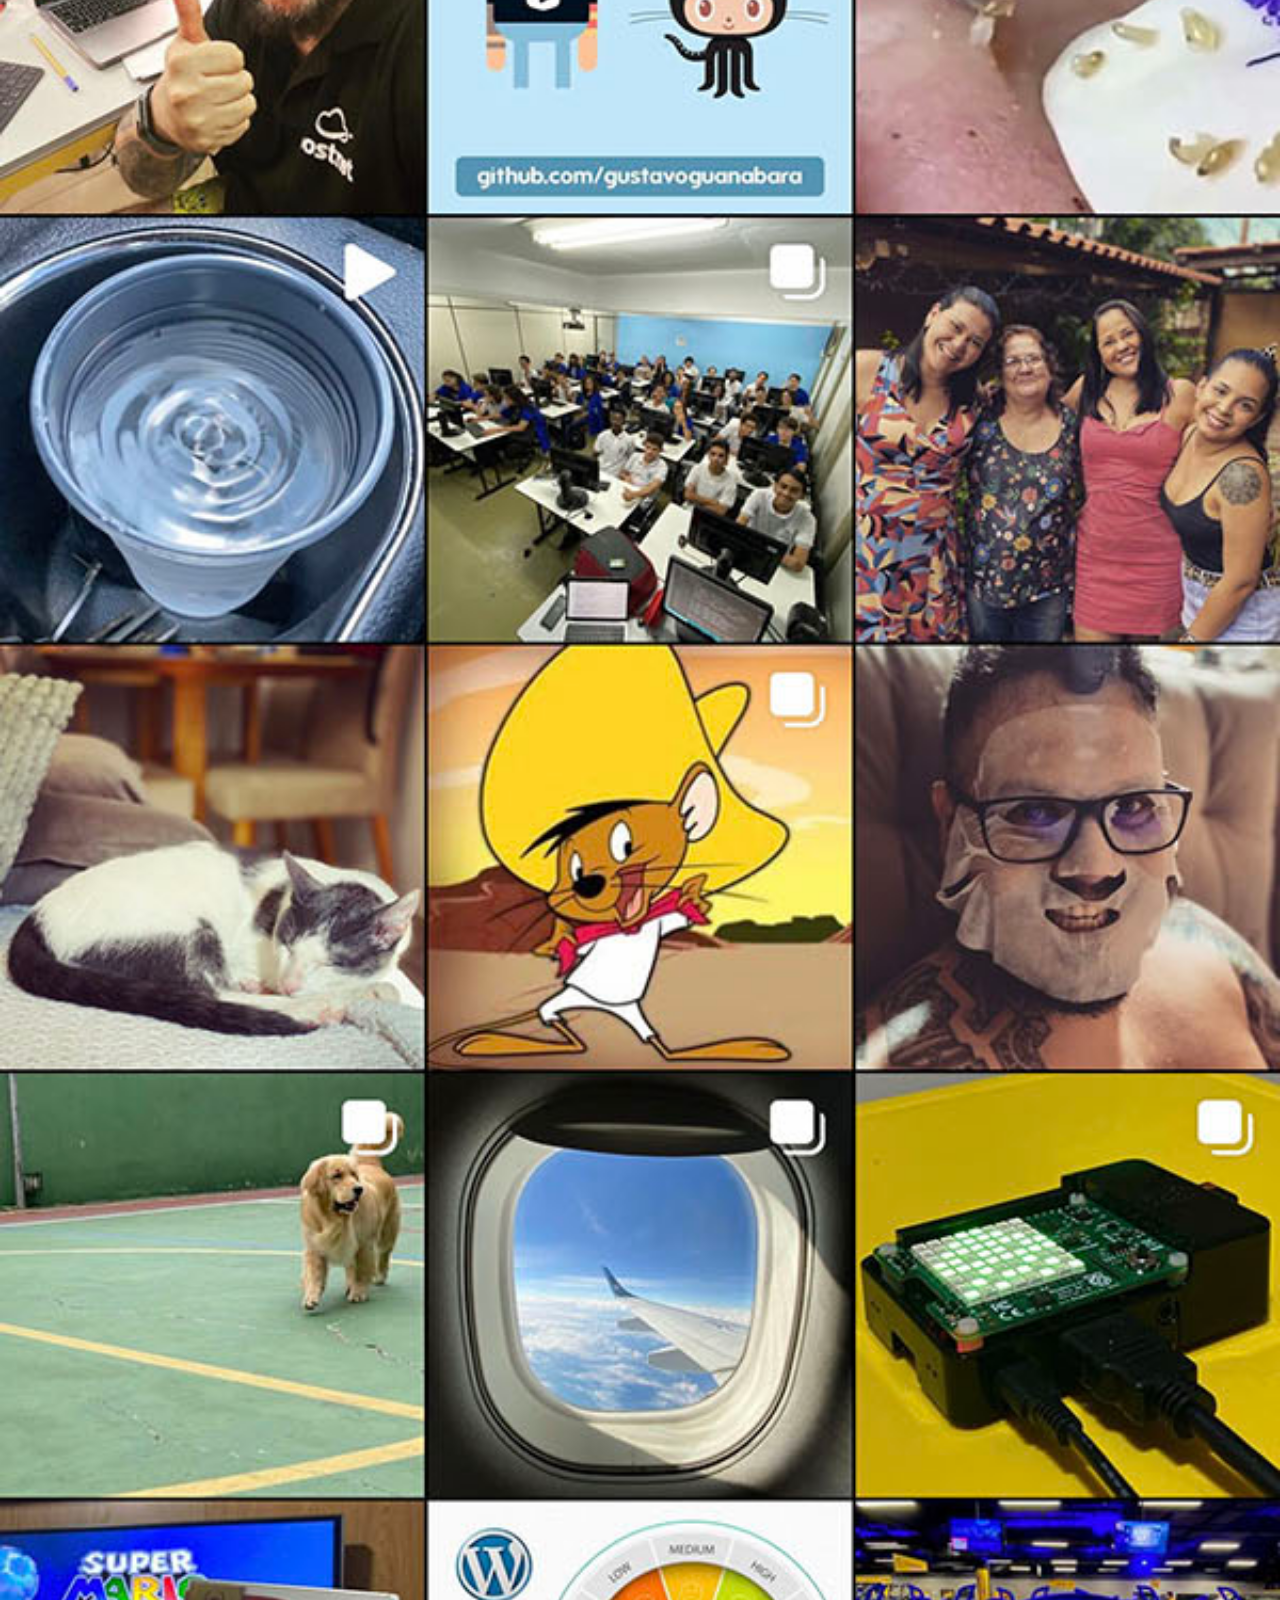
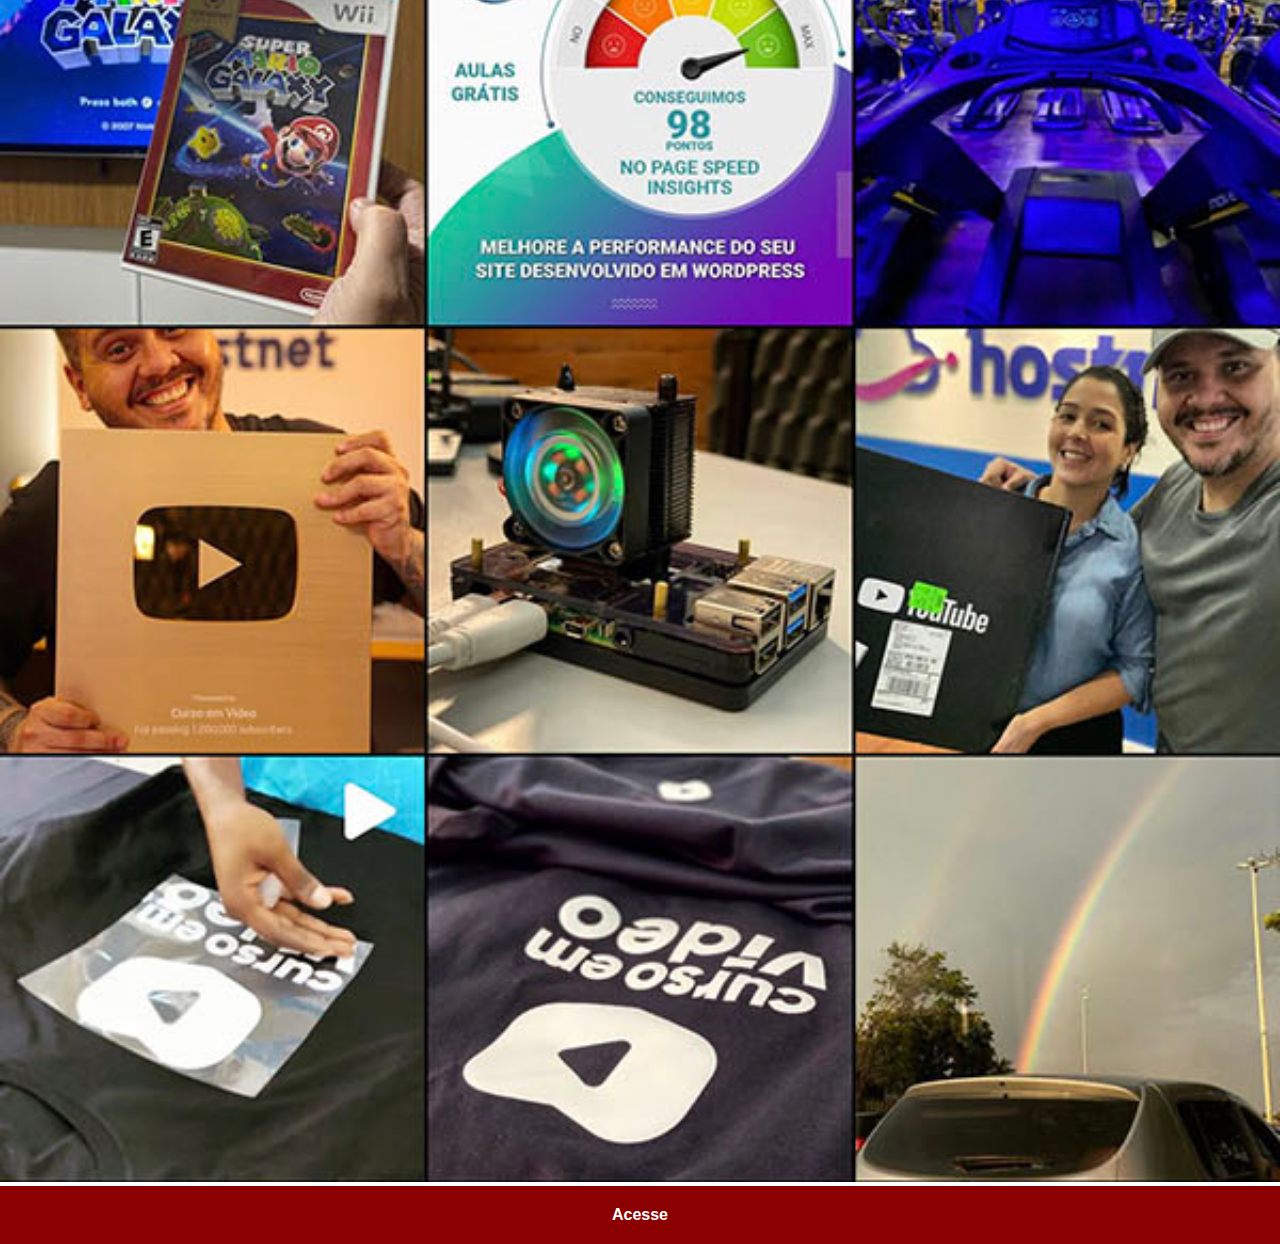
<file: instagram.html>
<!DOCTYPE html>
<html lang="pt-BR">
<head>
    <meta charset="UTF-8">
    <meta name="viewport" content="width=device-width, initial-scale=1.0">
    <link rel="stylesheet" href="css/social.css">
    <title>Tela do instagram</title>
</head>
<body>
    <!-- Tela de fundo do instagram -->
    <img src="img/tela-instagram.jpg" alt="Tela de fundo do instagram">

    <!-- Link para acessar o instagram -->
    <a href="https://www.instagram.com/gustavoguanabara/" target="_blank">
        Acesse
    </a>
</body>
</html>
</file>
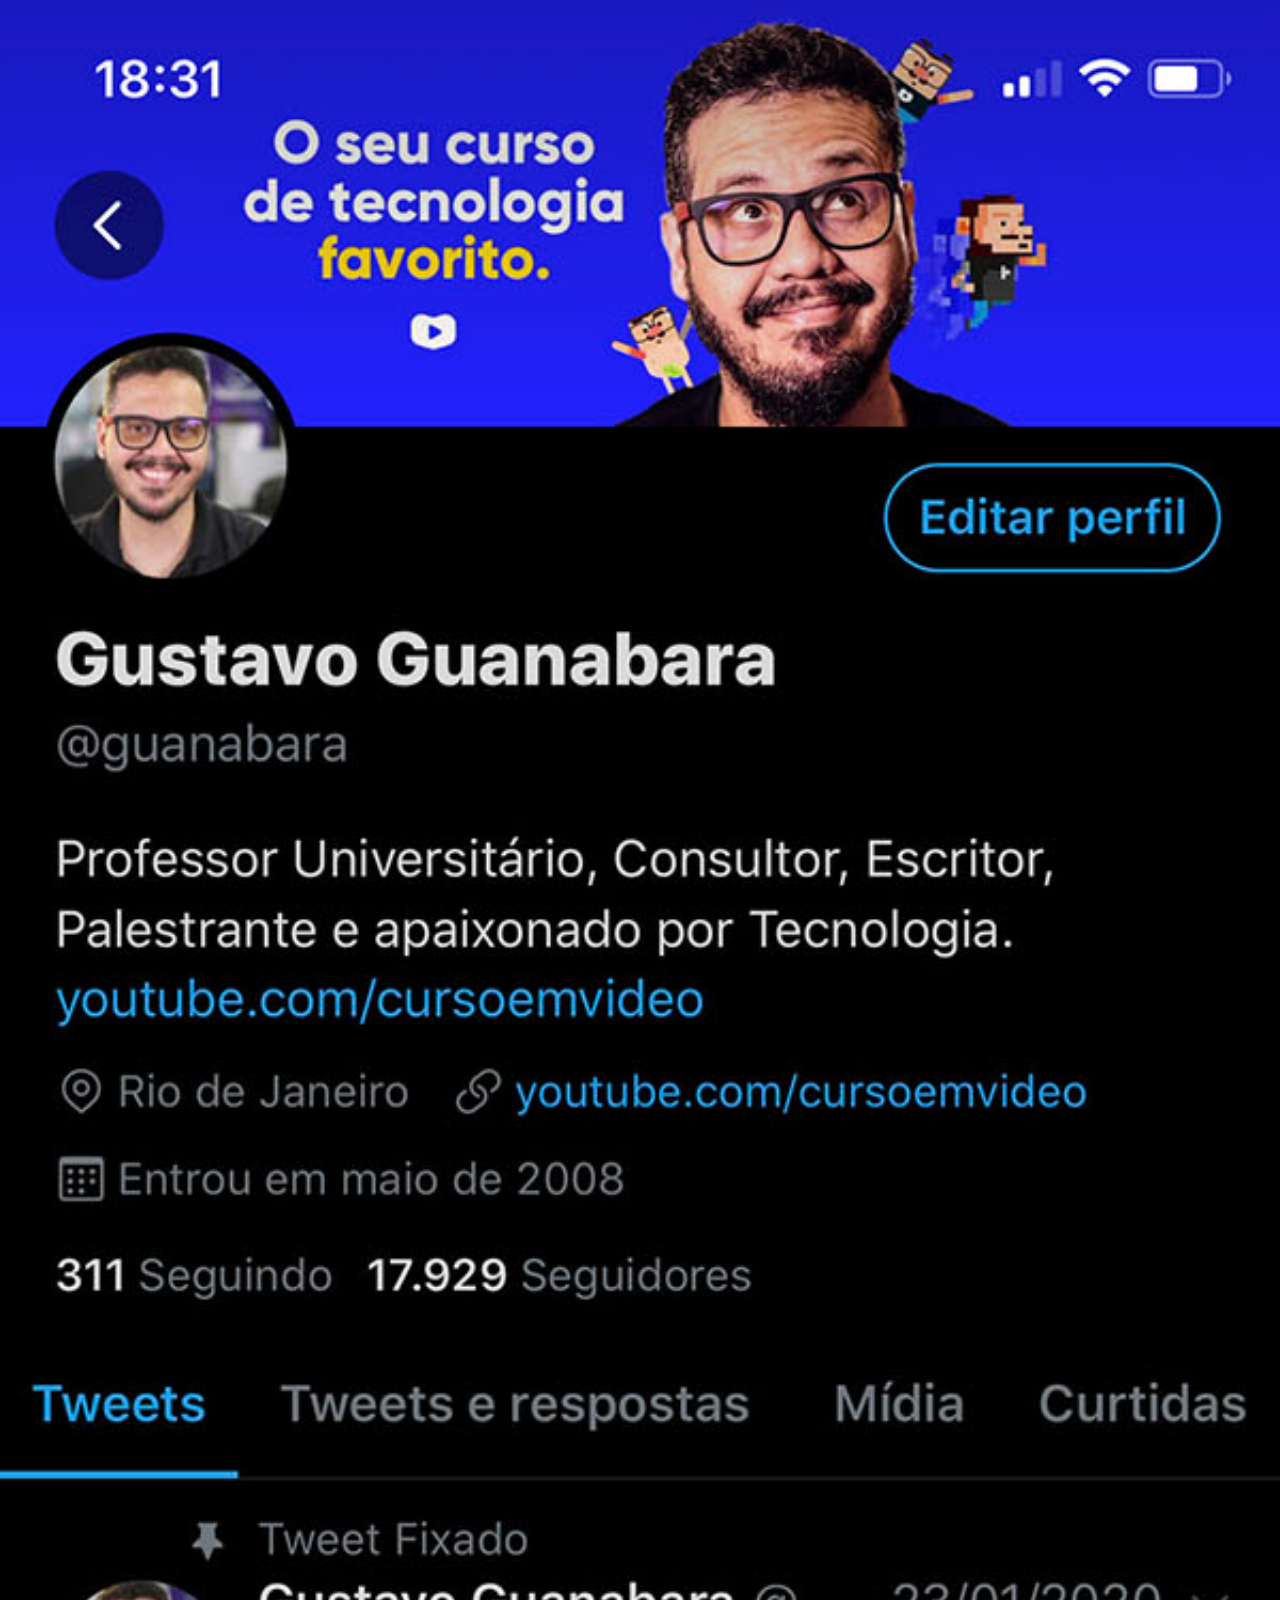
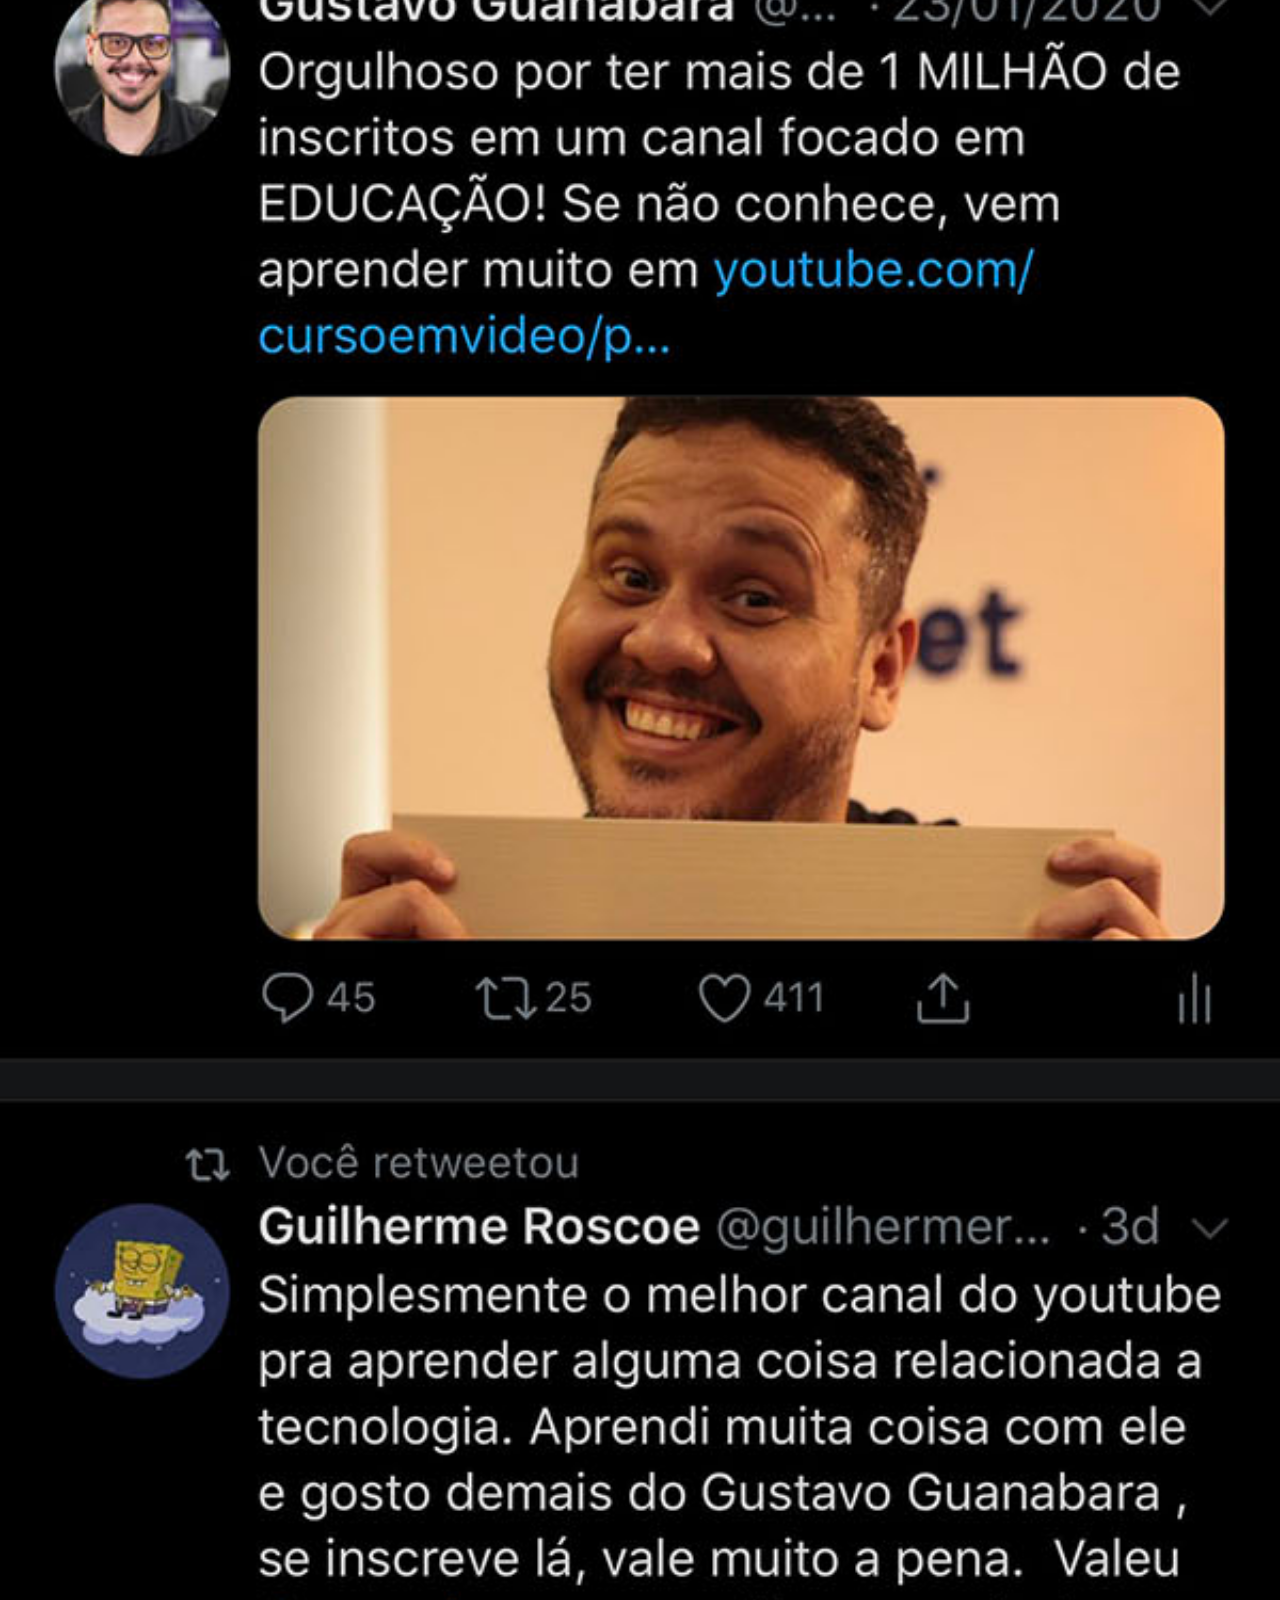
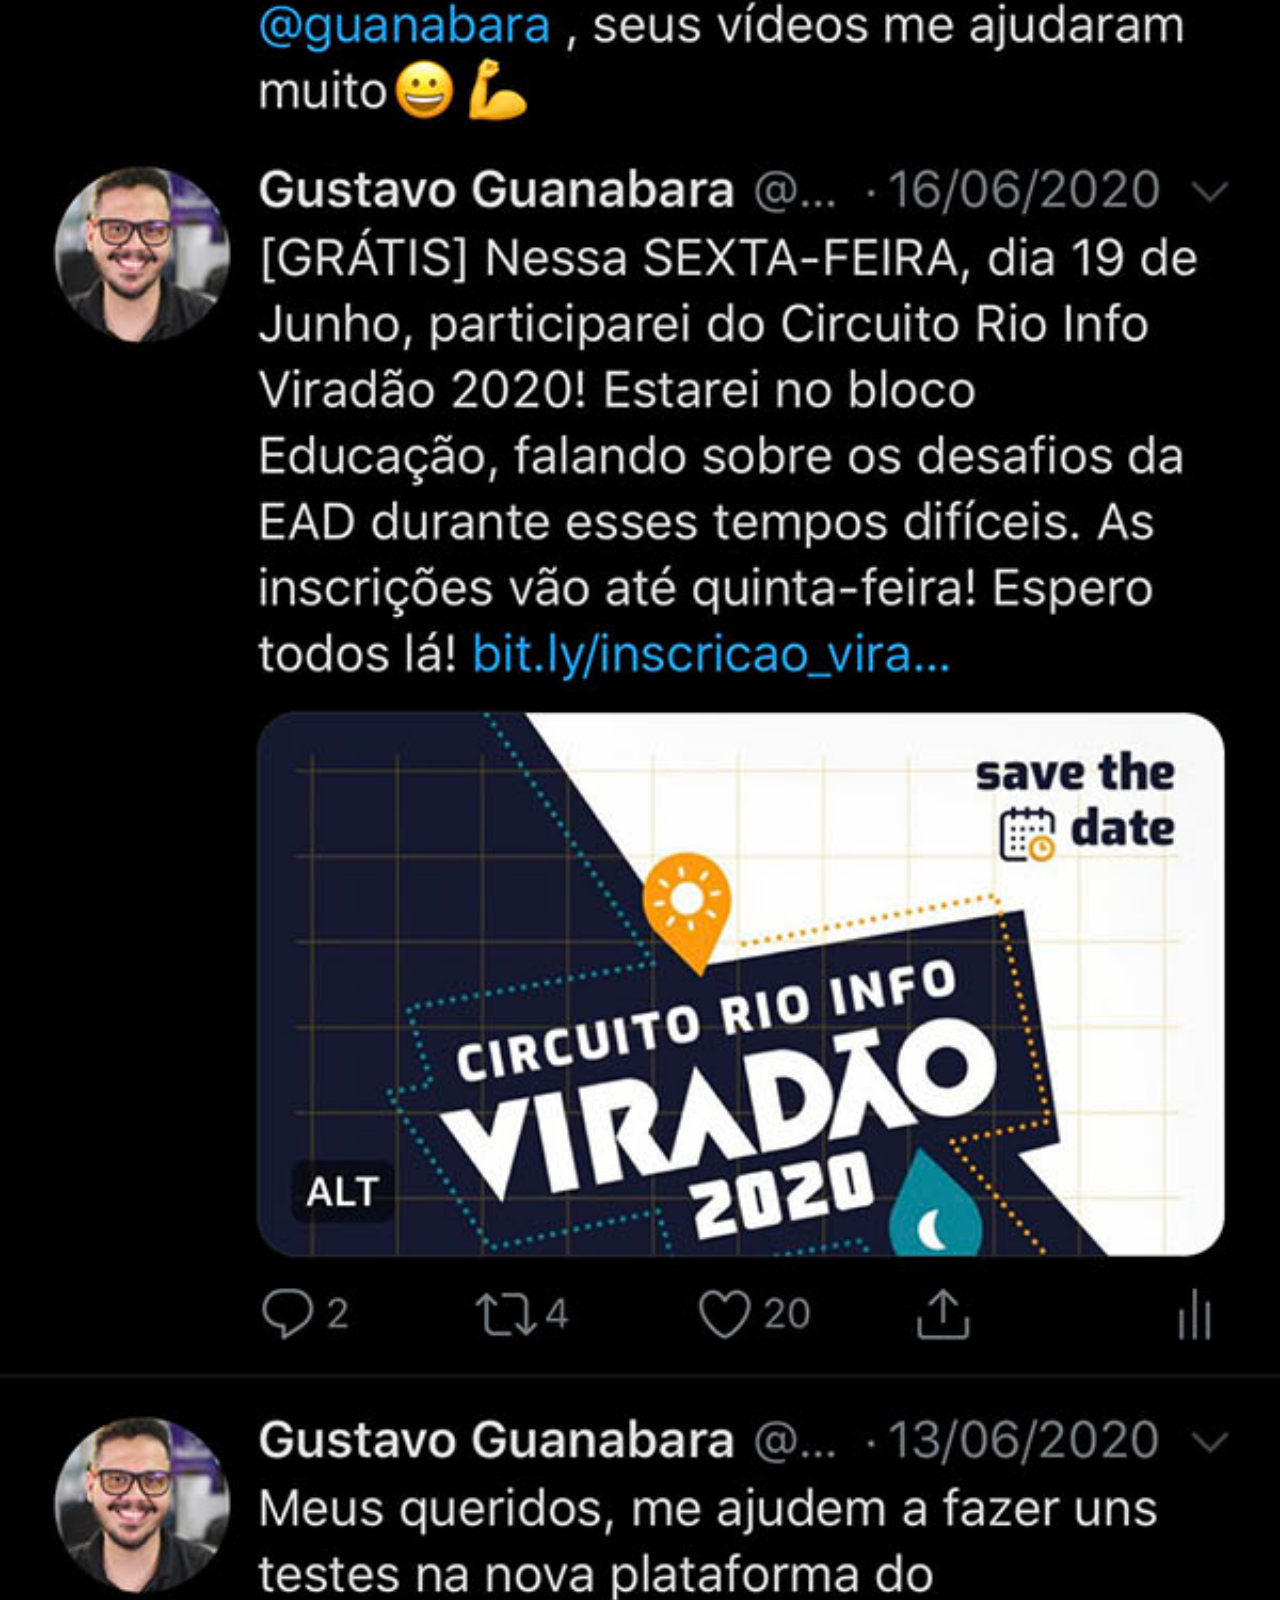
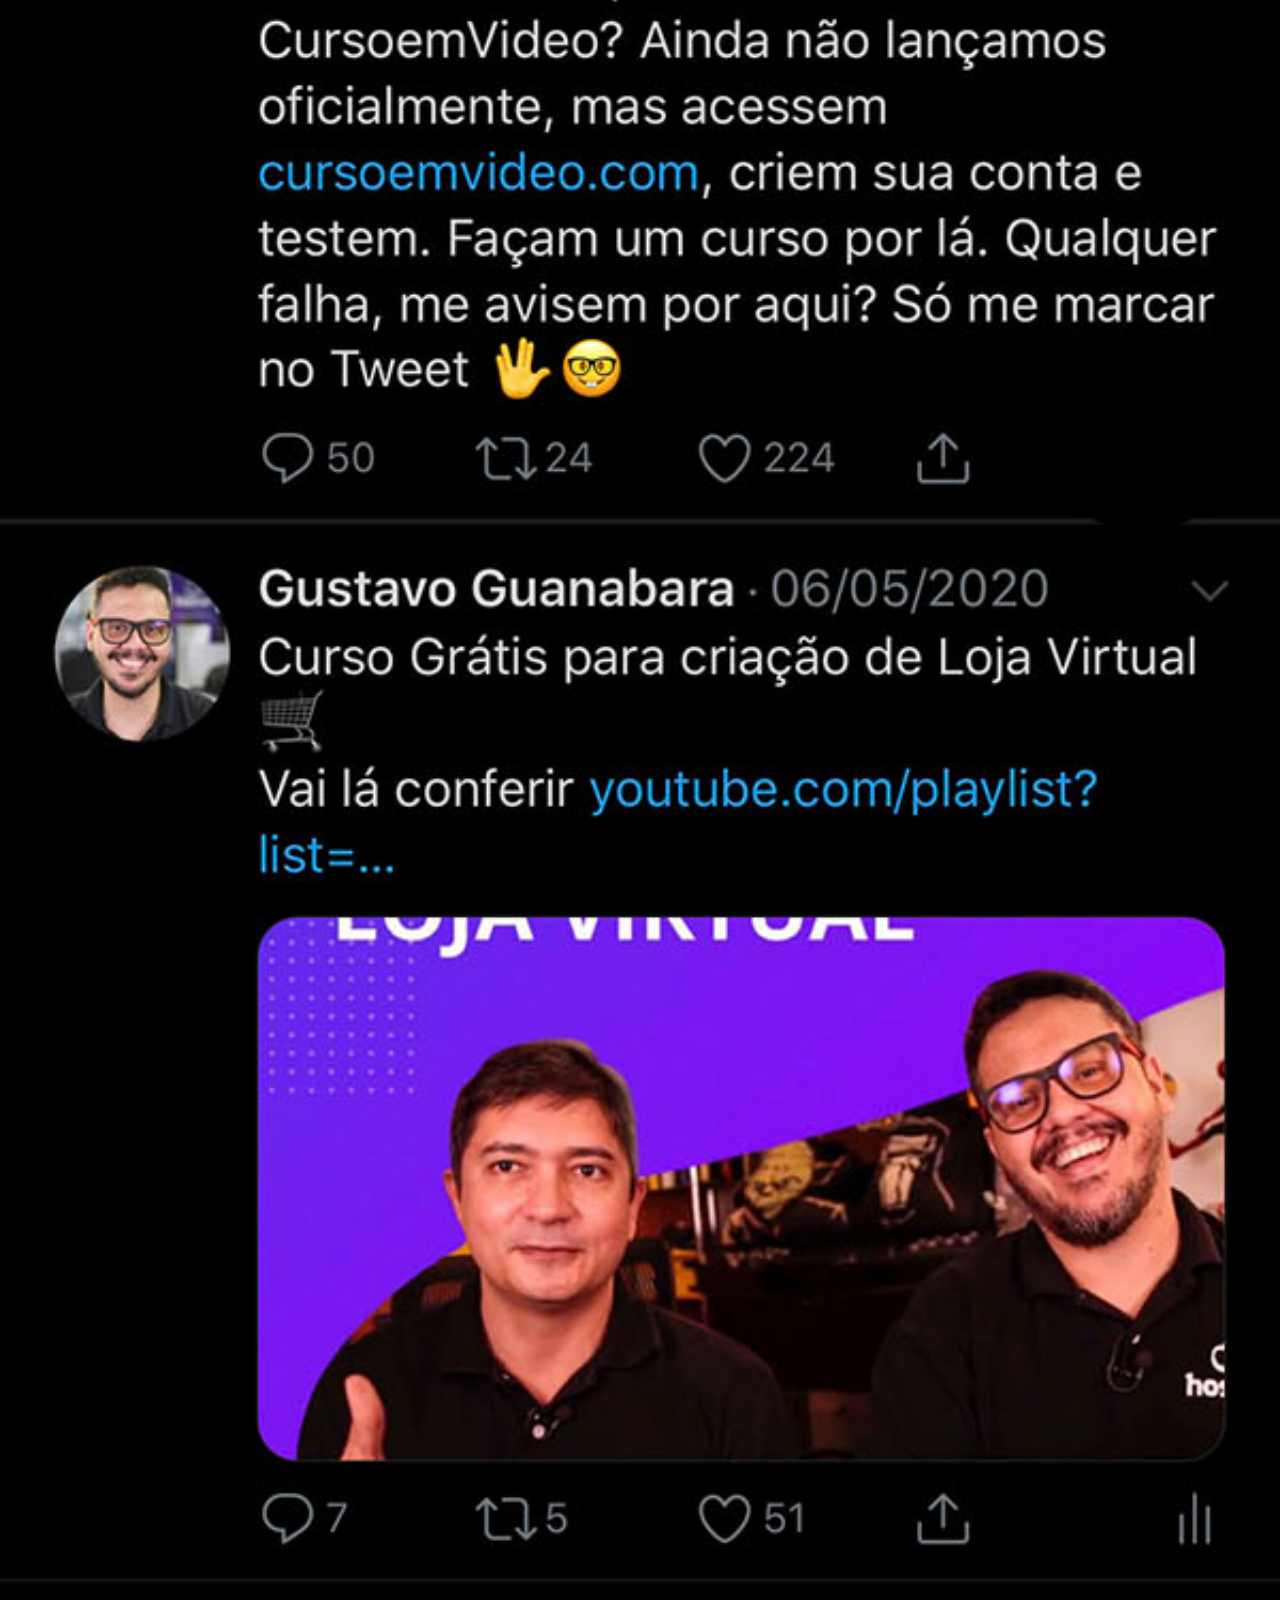
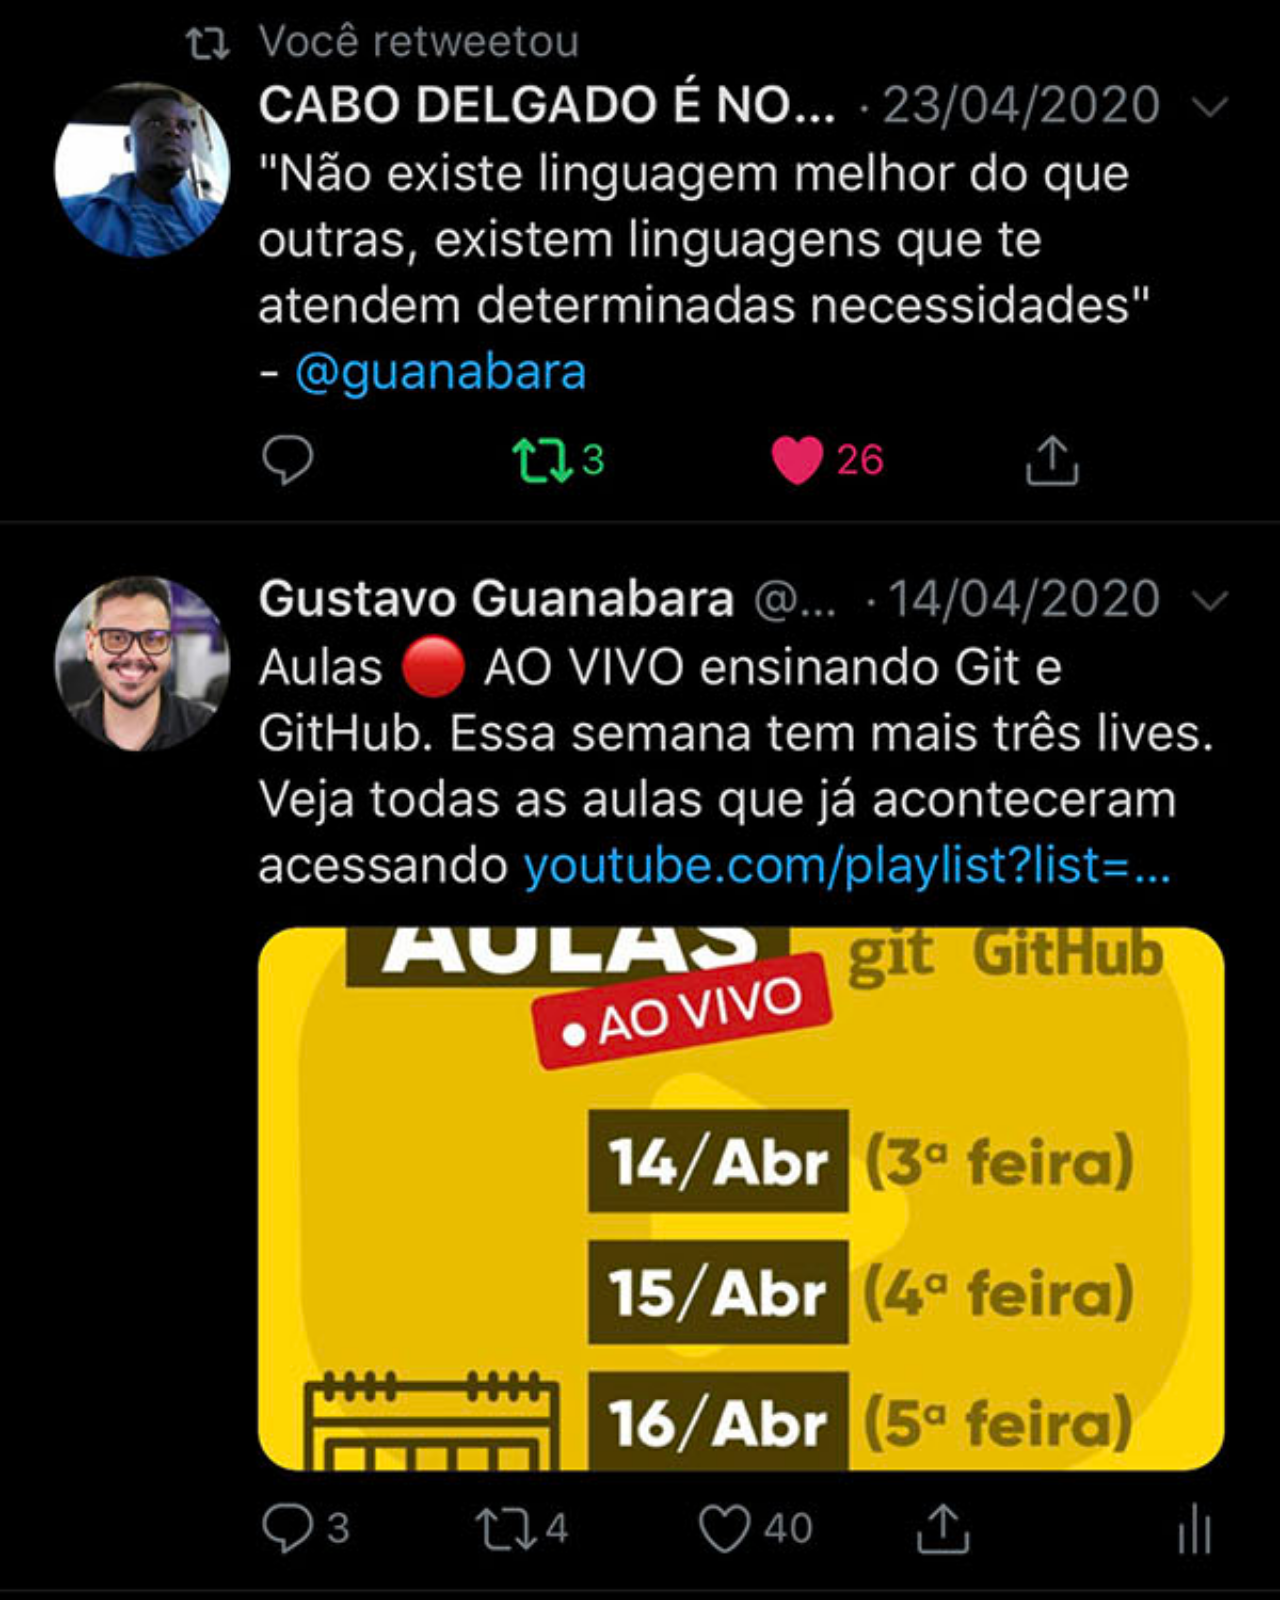
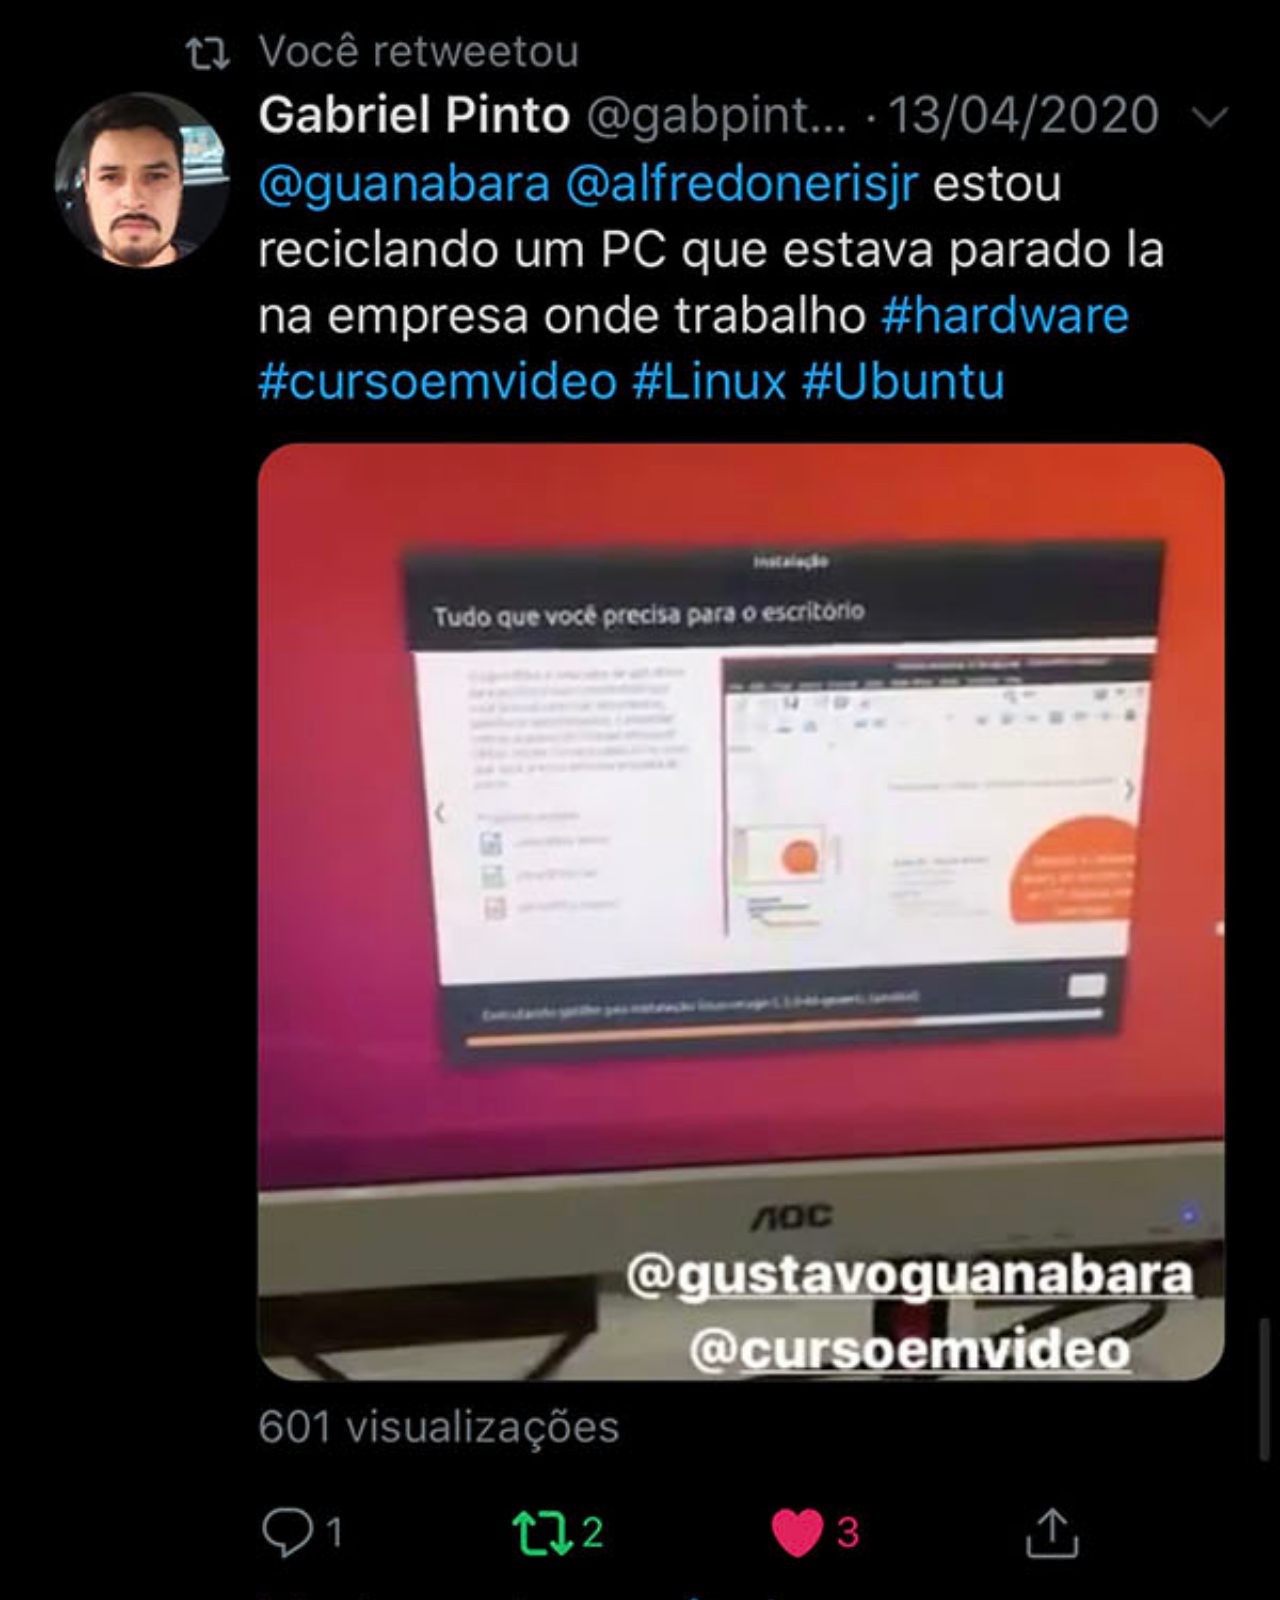
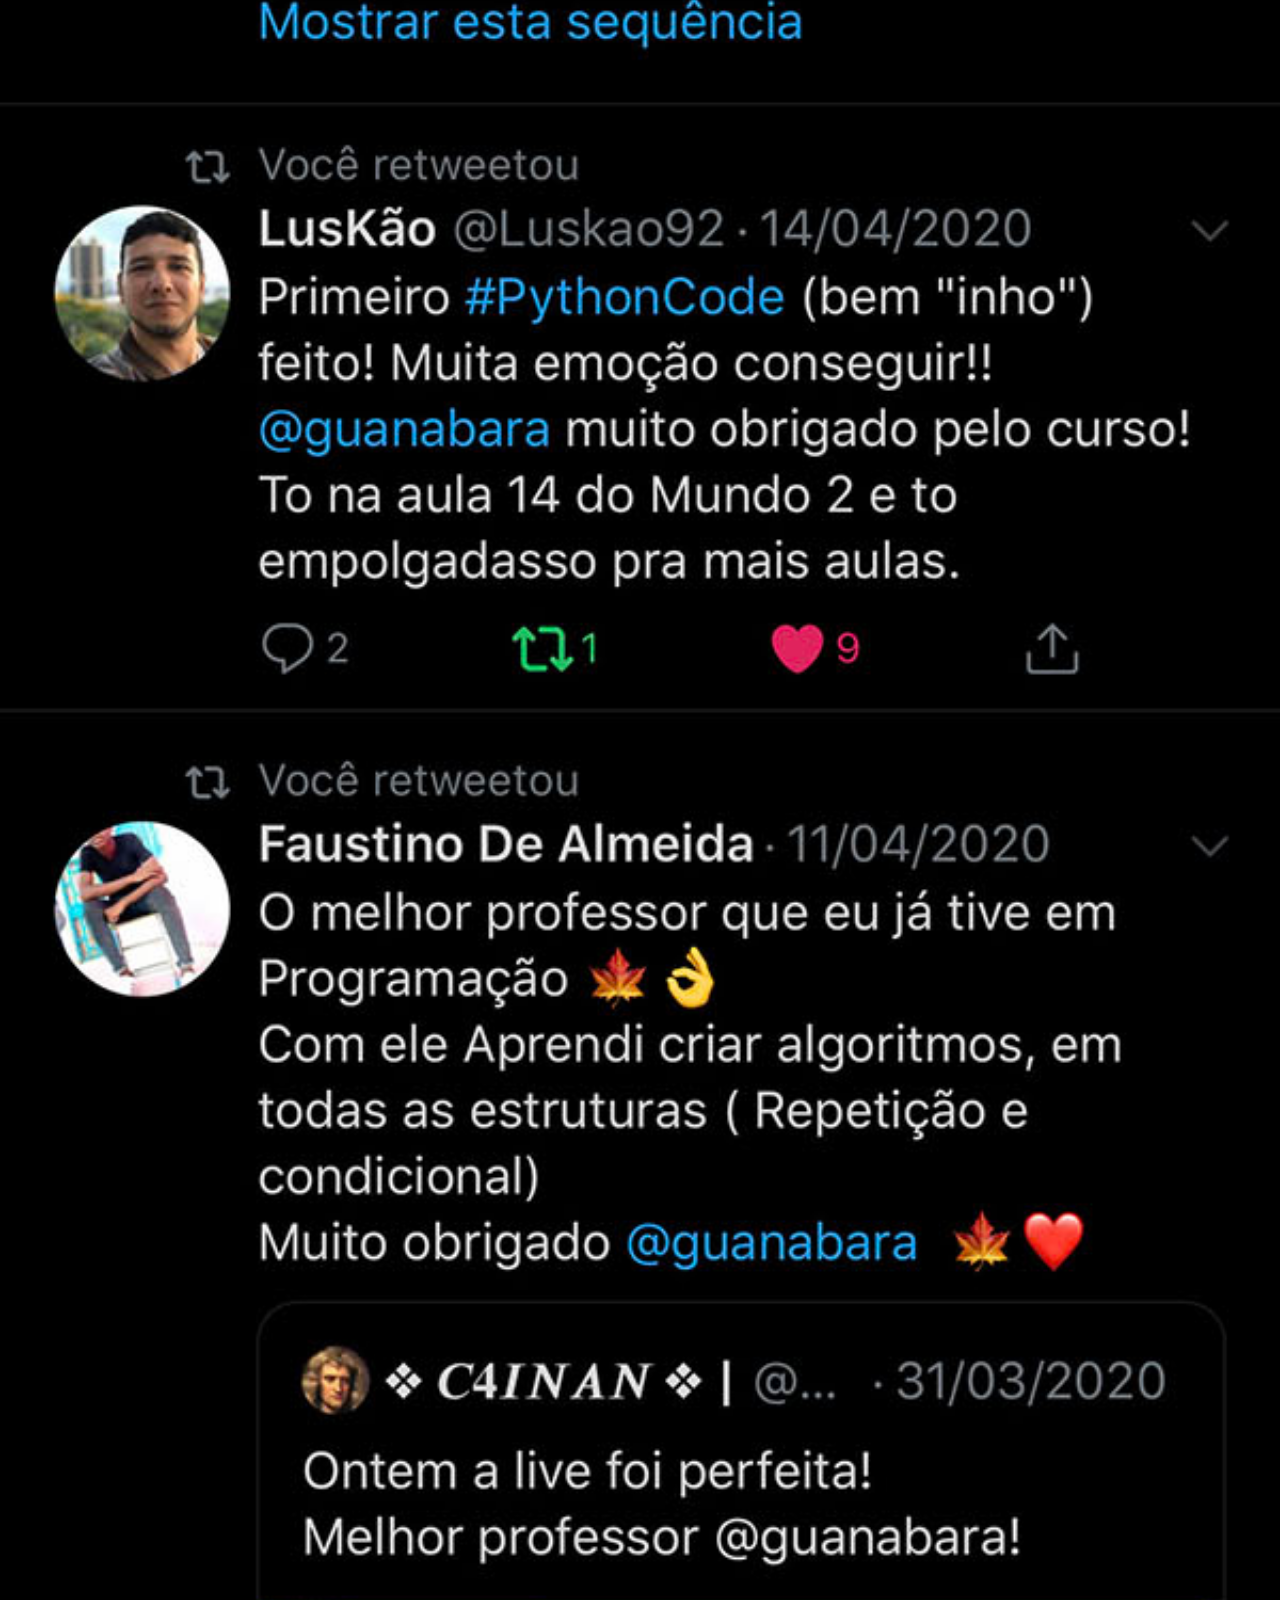
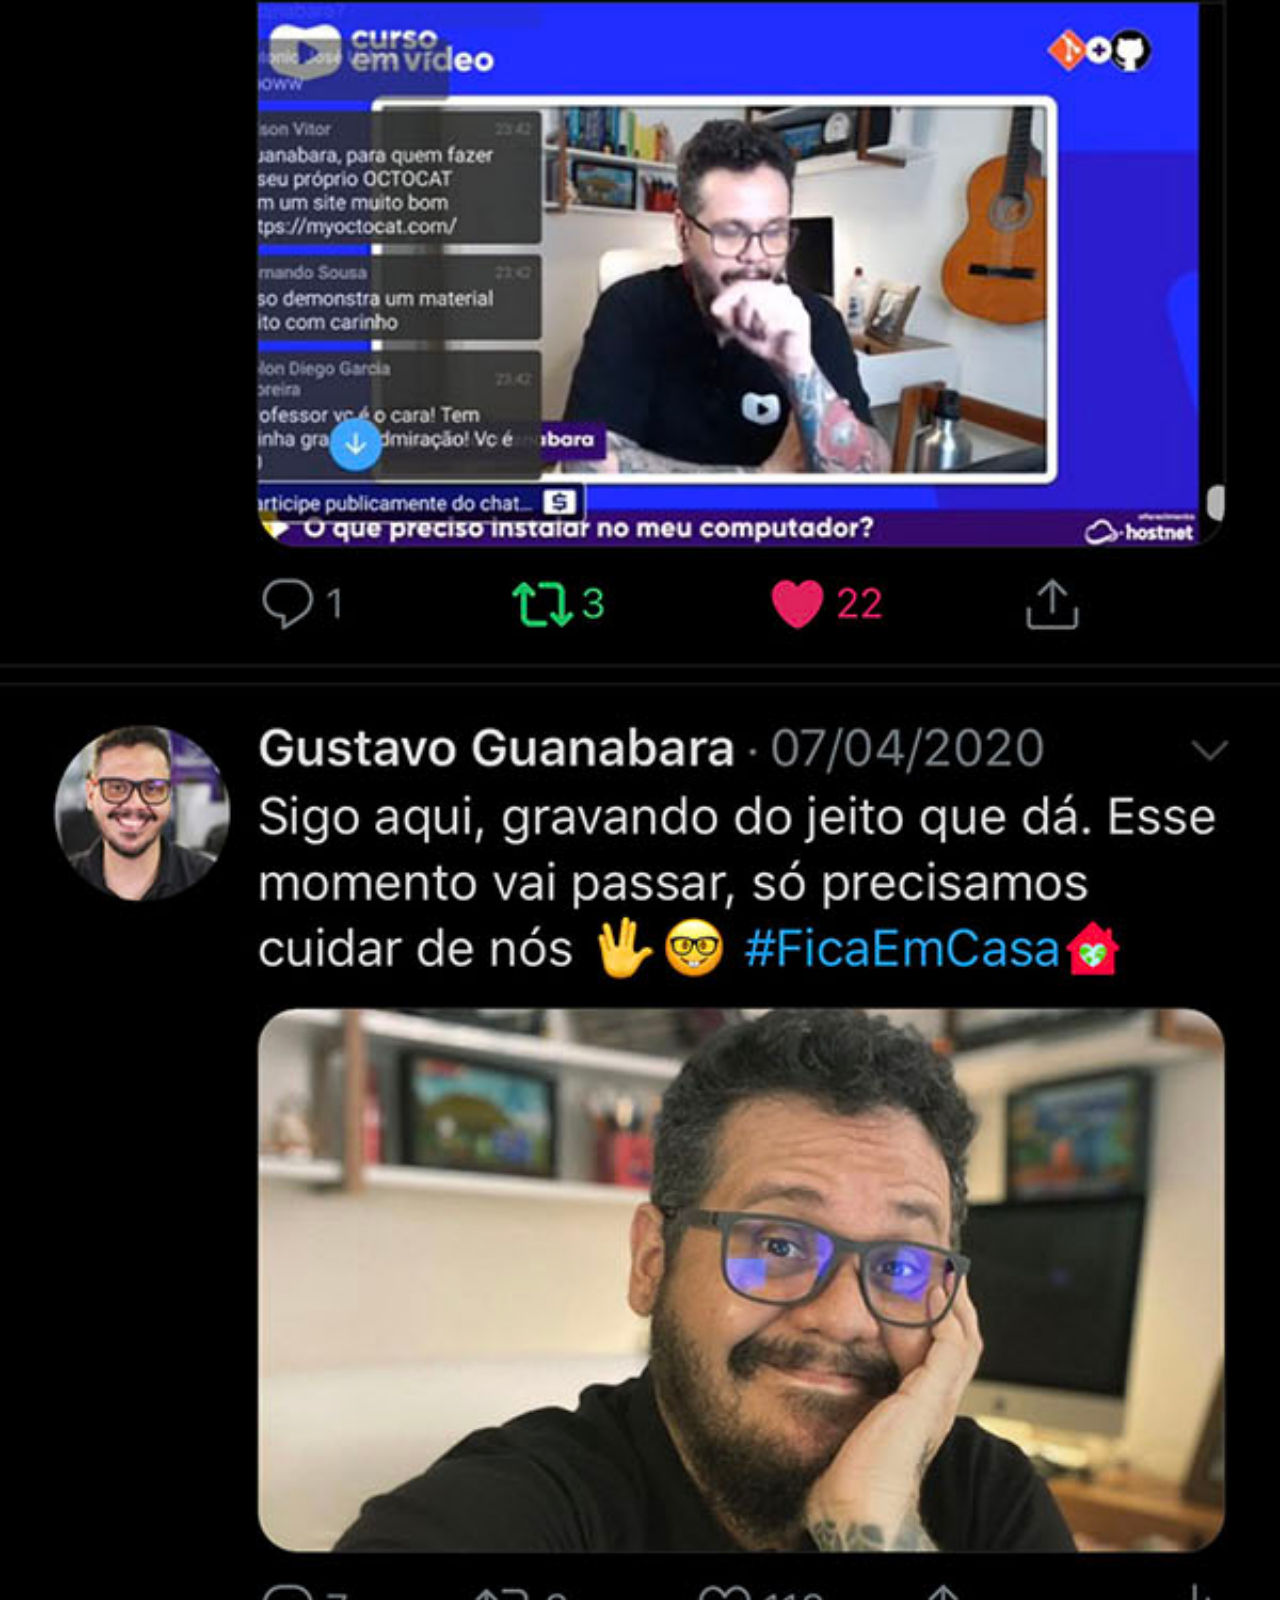
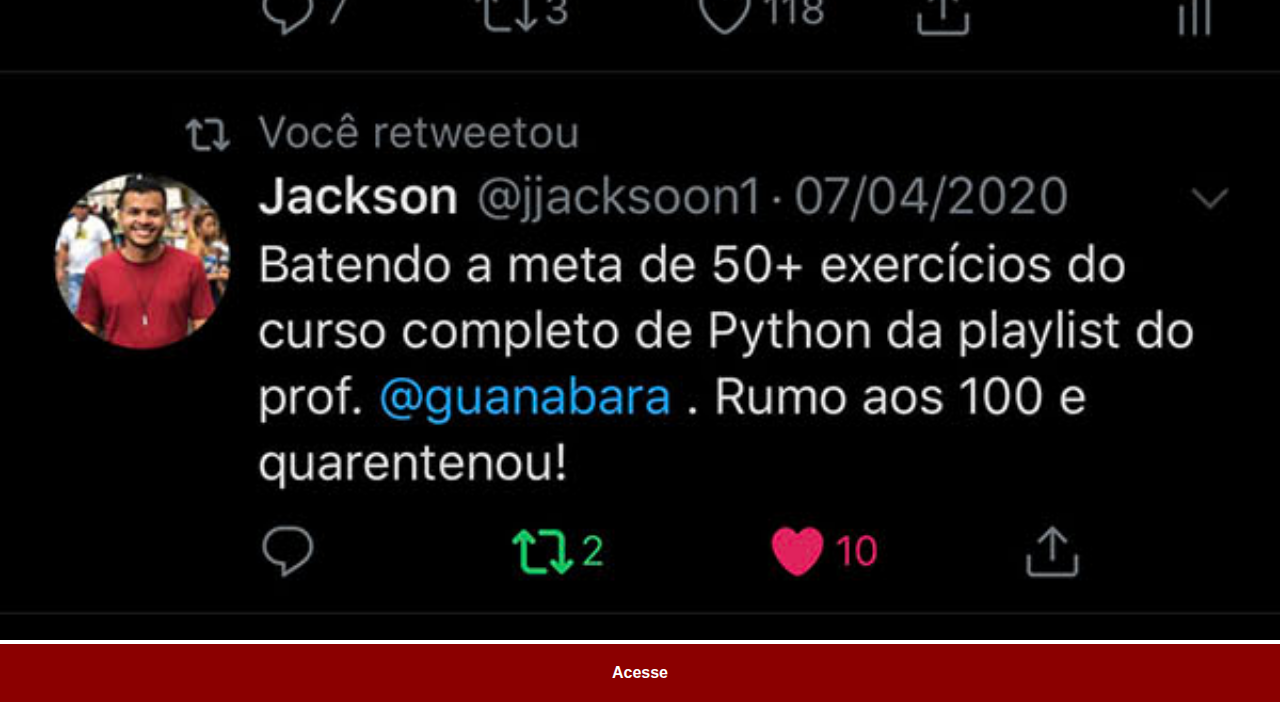
<file: twitter.html>
<!DOCTYPE html>
<html lang="pt-BR">
<head>
    <meta charset="UTF-8">
    <meta name="viewport" content="width=device-width, initial-scale=1.0">
    <link rel="stylesheet" href="css/social.css">
    <title>Tela do twitter</title>
</head>
<body>
    <!-- Tela de fundo do twitter -->
    <img src="img/tela-twitter.jpg" alt="Tela de fundo do twitter">

    <!-- Link para acesso do twitter -->
    <a href="https://twitter.com/guanabara" target="_blank">
        Acesse
    </a>
</body>
</html>
</file>
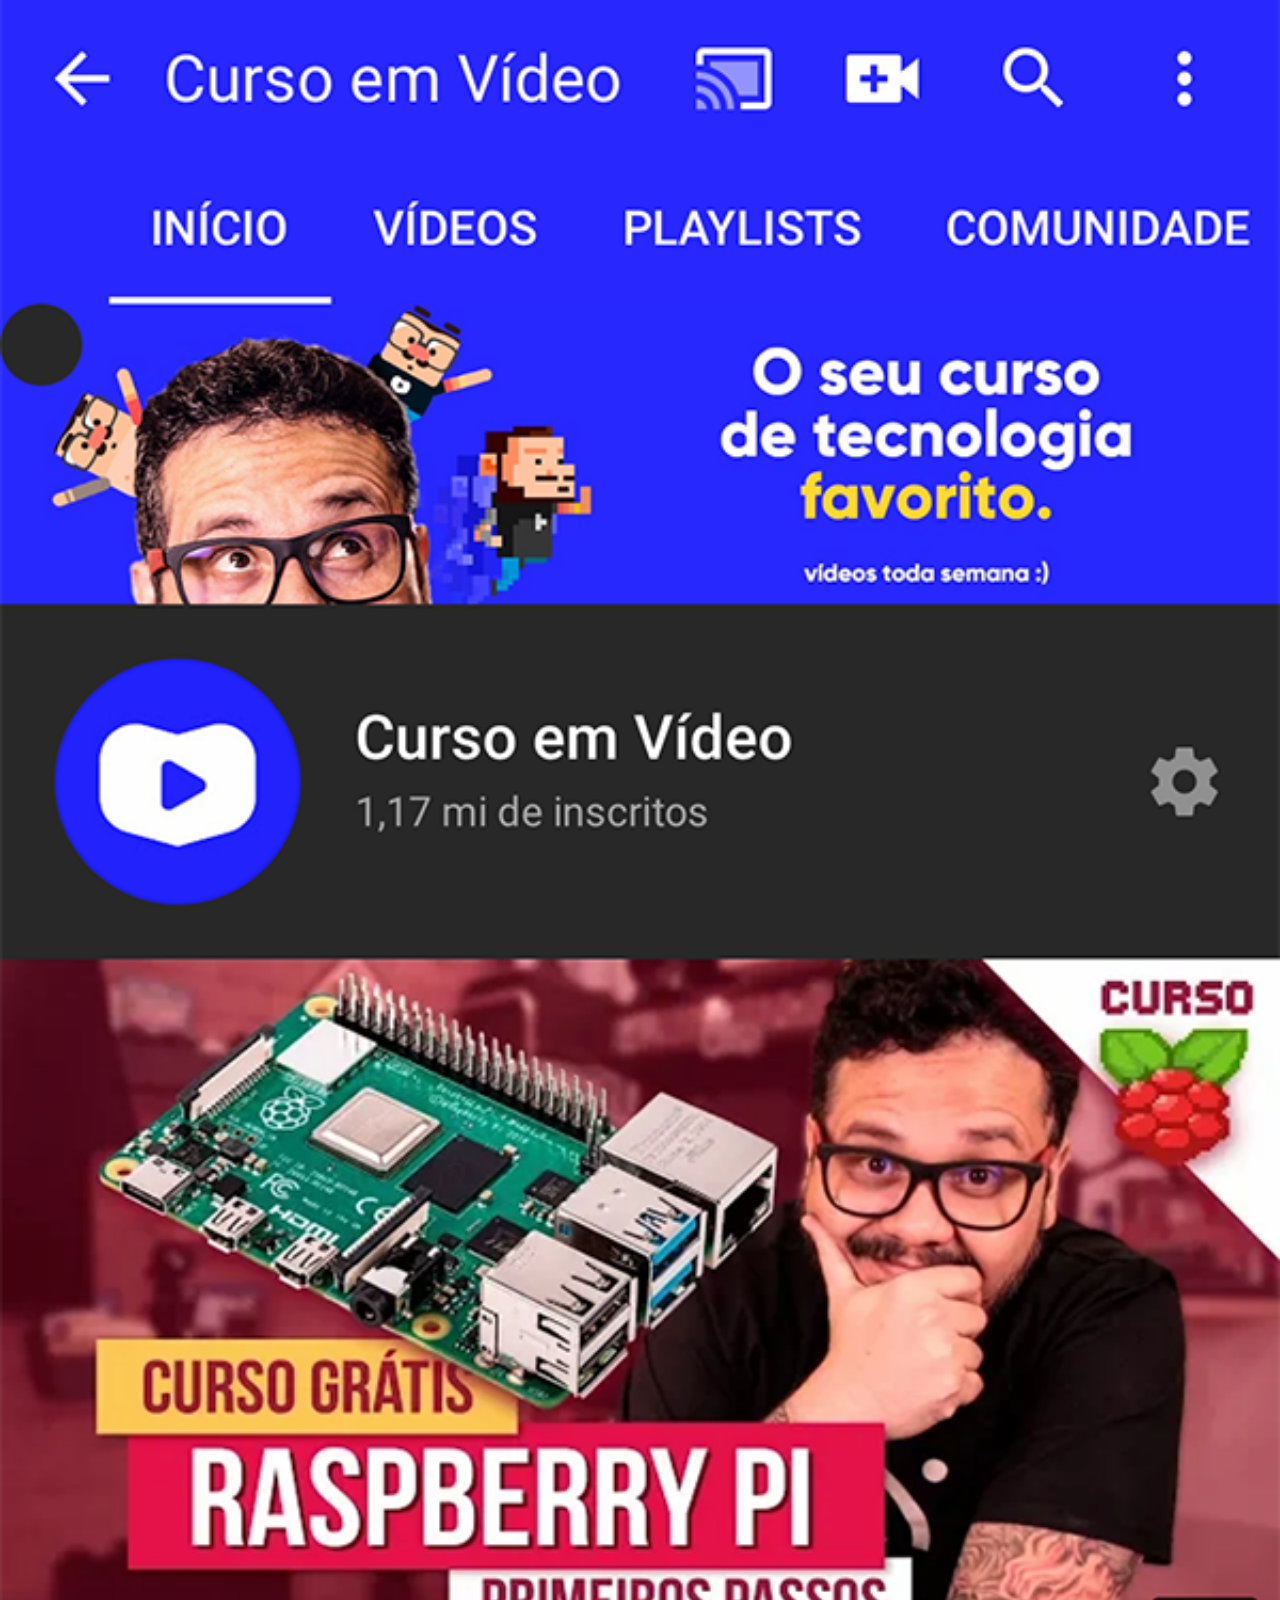
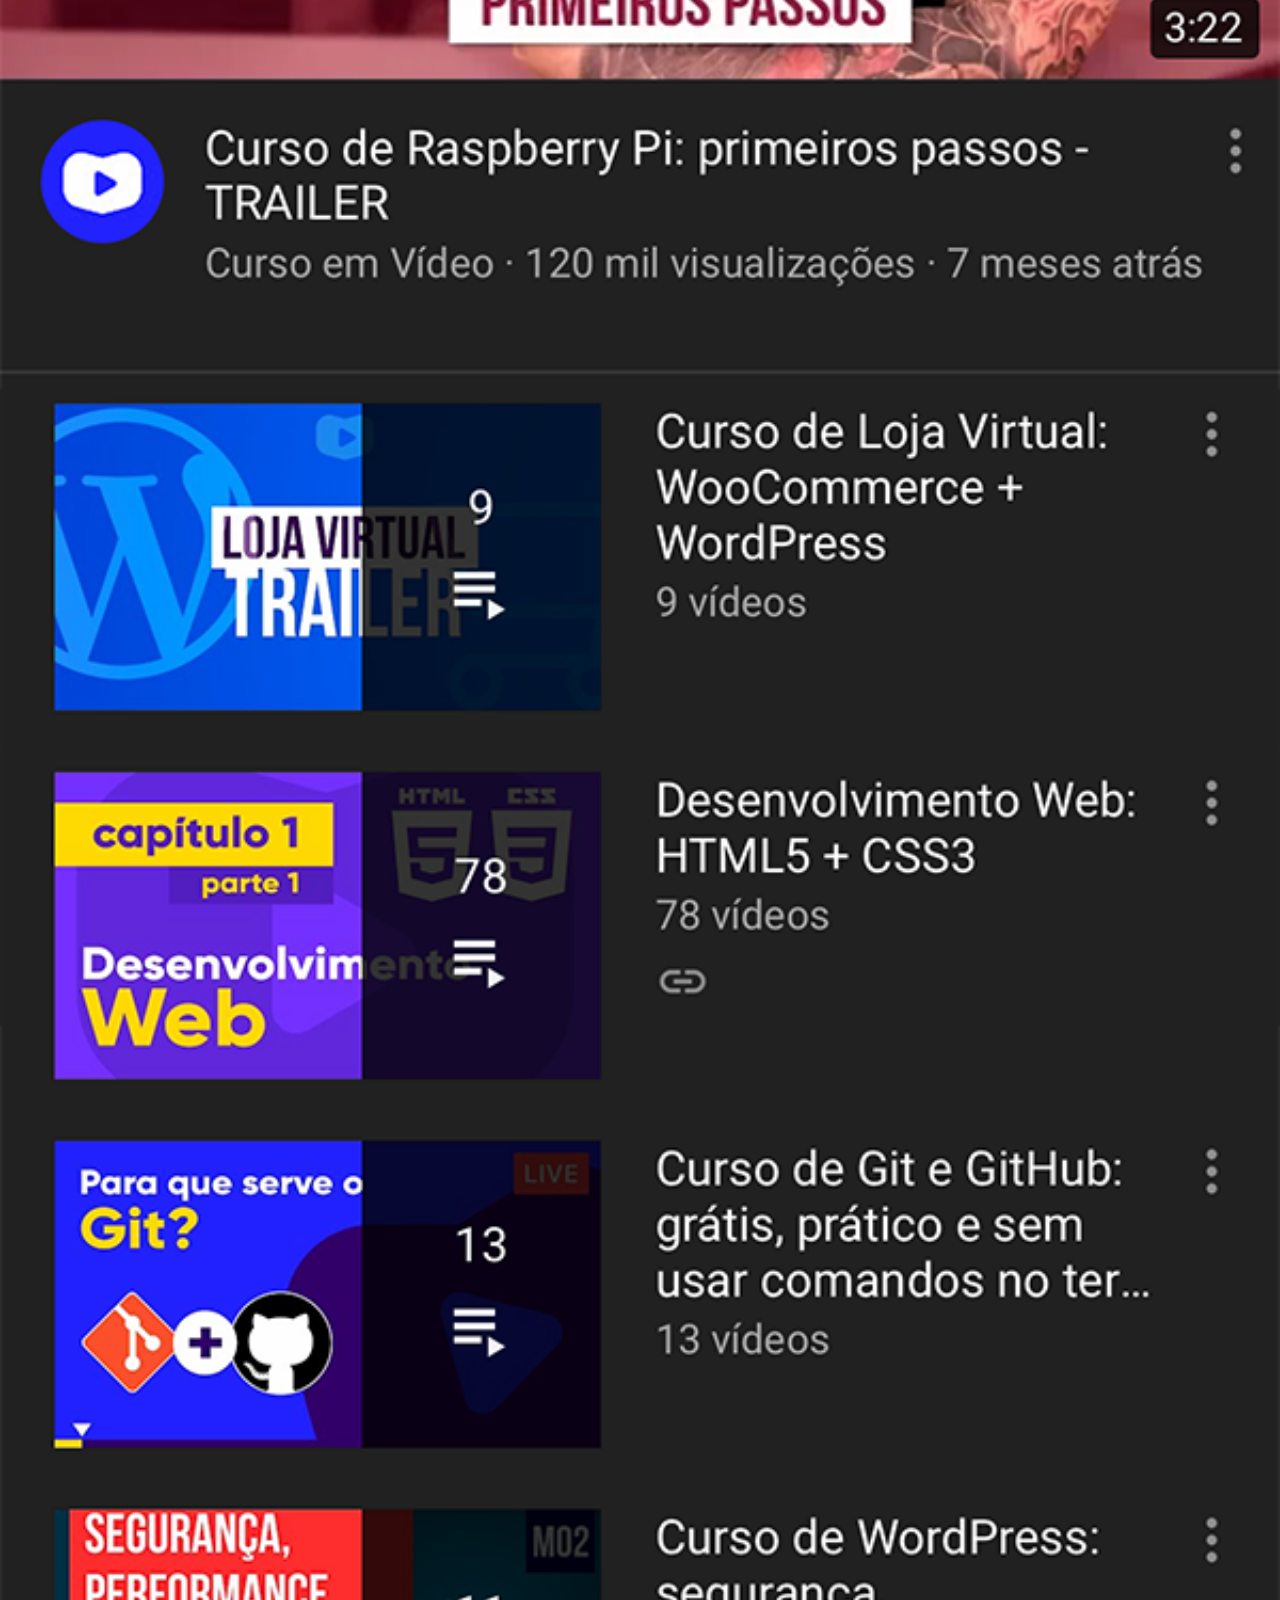
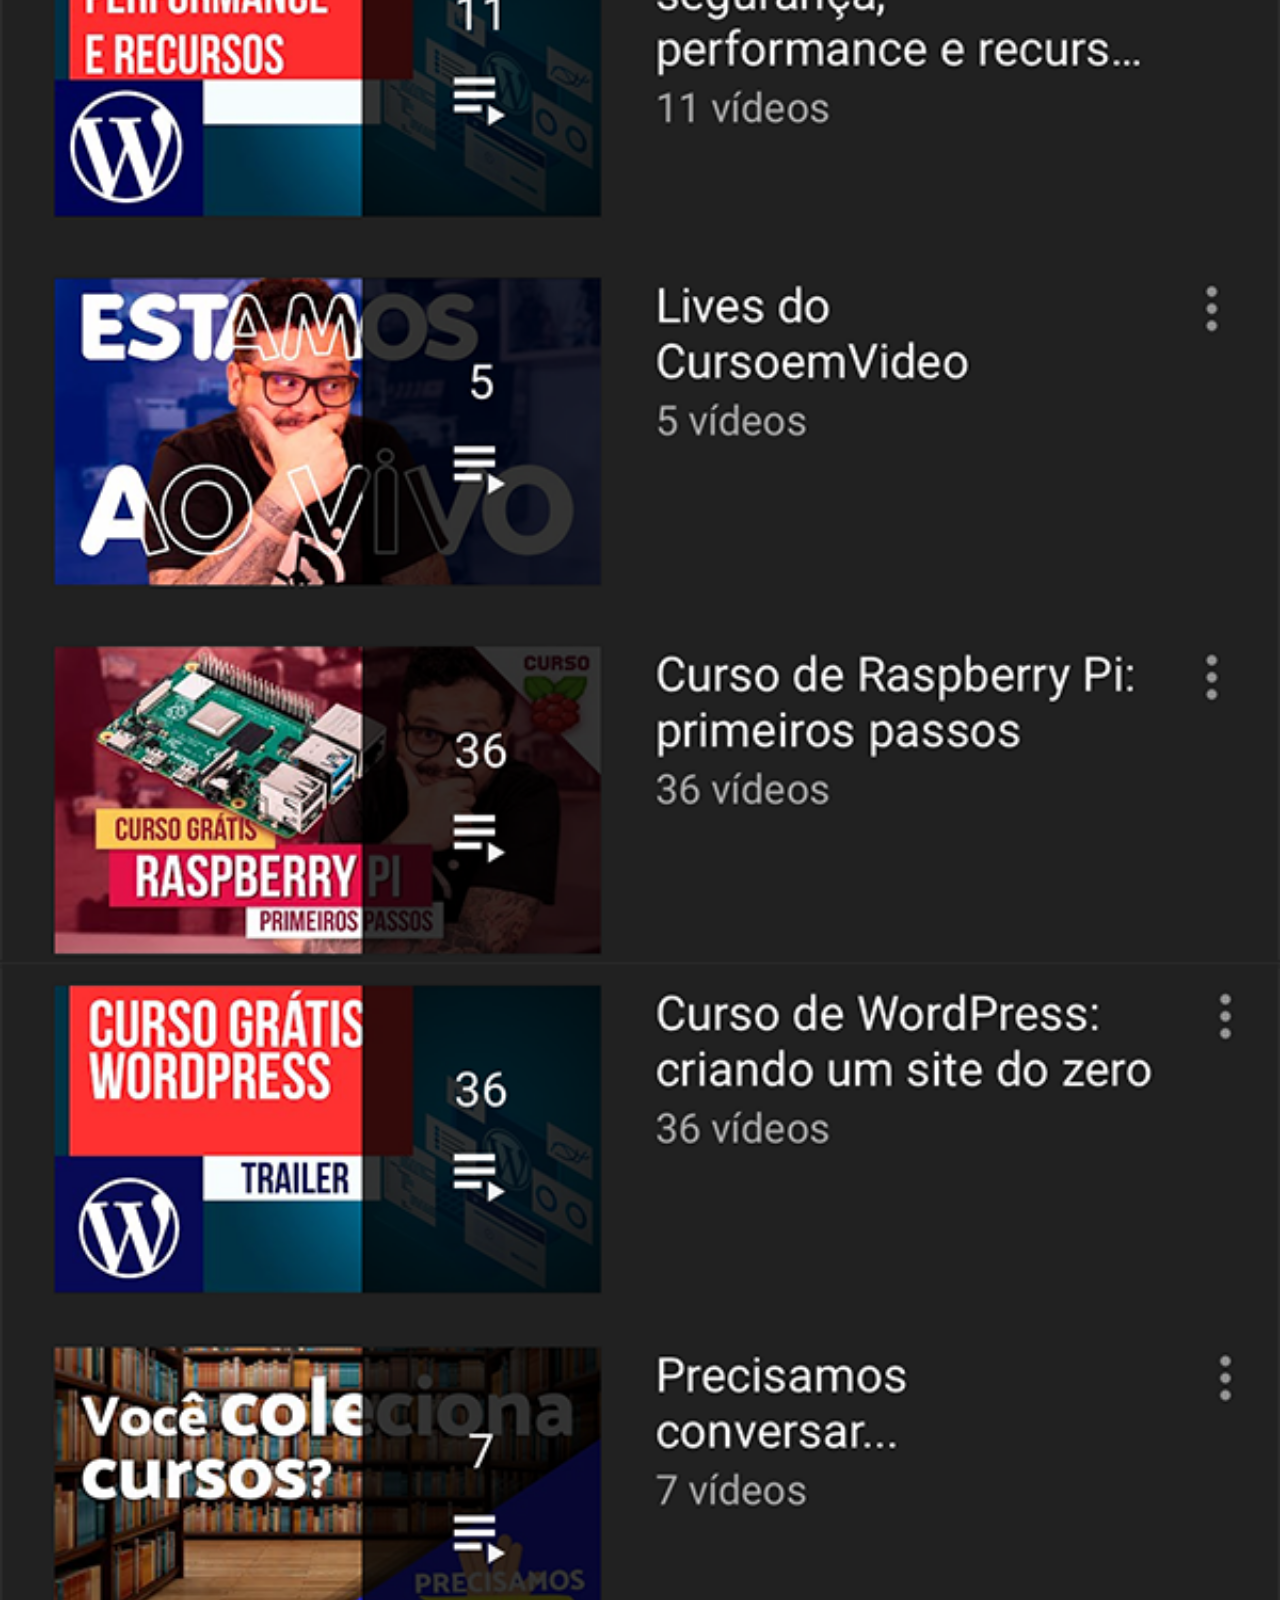
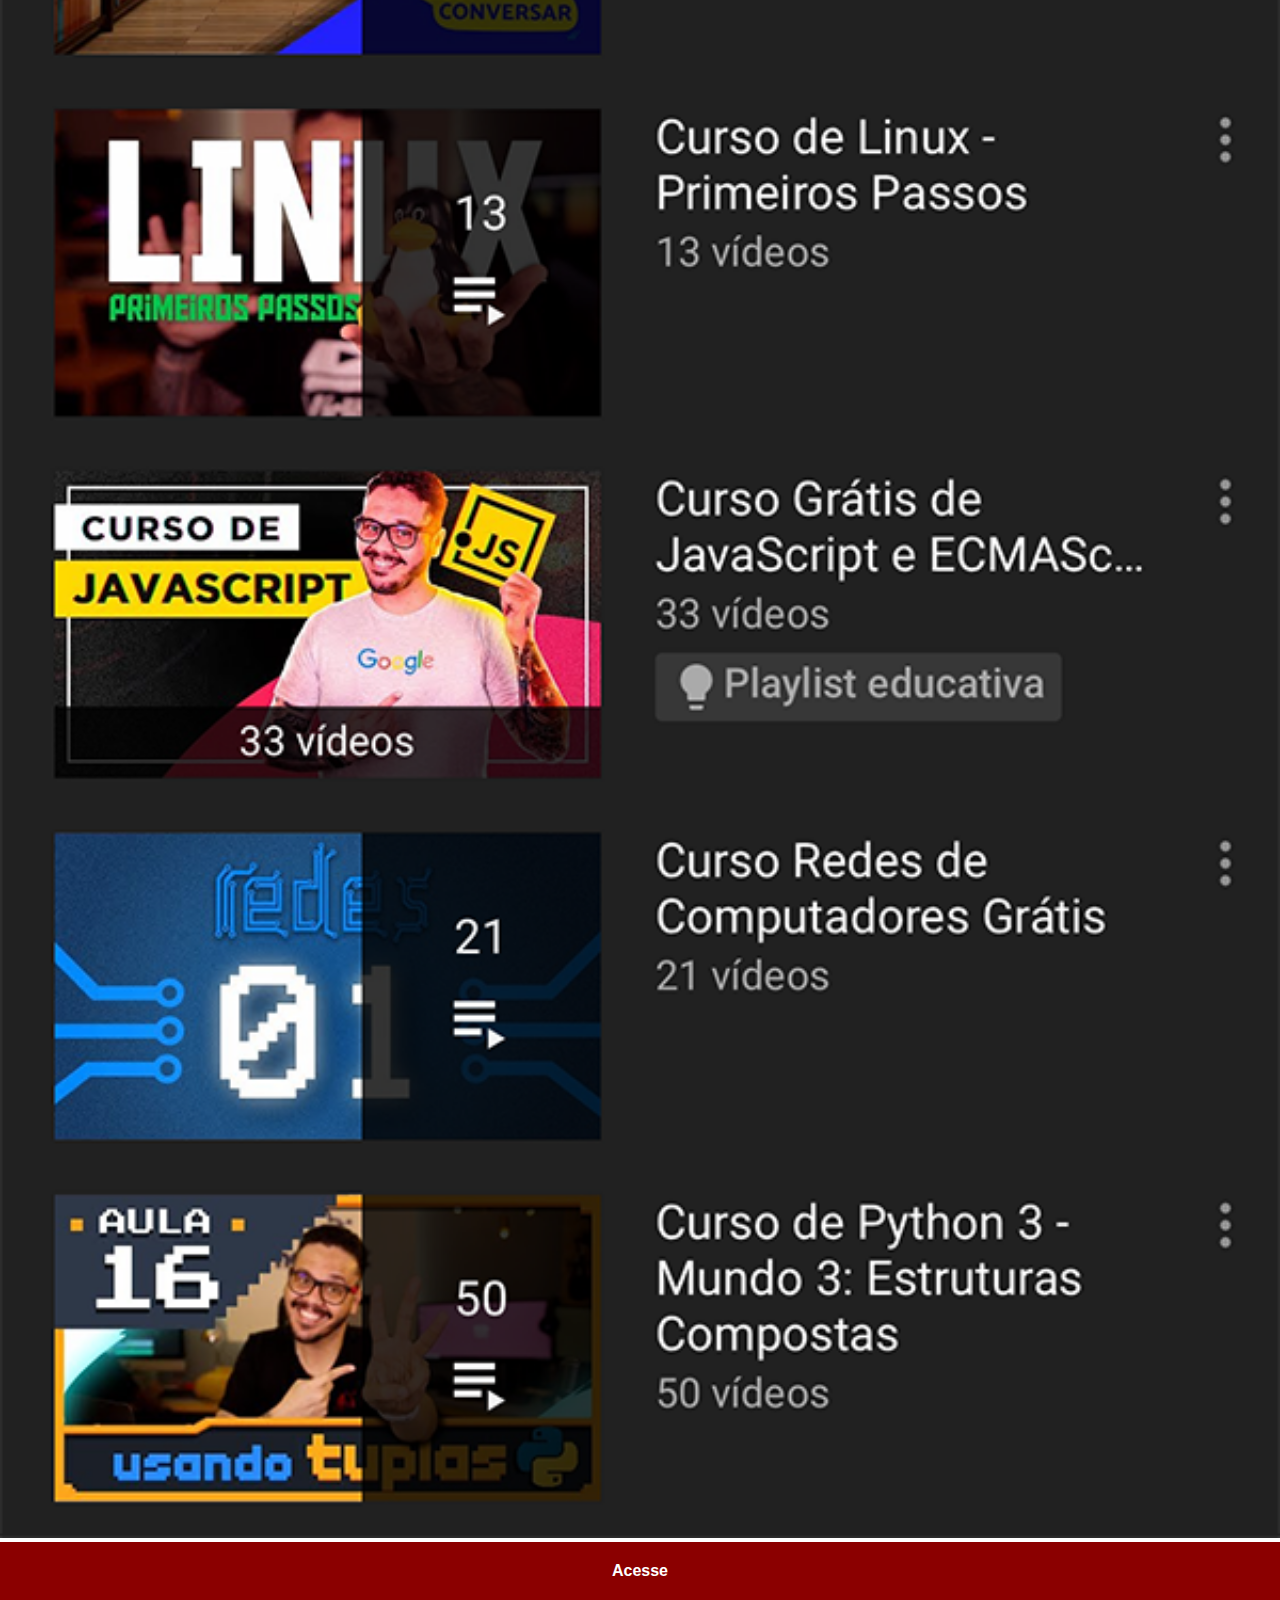
<file: youtube.html>
<!DOCTYPE html>
<html lang="pt-BR">
<head>
    <meta charset="UTF-8">
    <meta name="viewport" content="width=device-width, initial-scale=1.0">
    <title>tela do youtube</title>
    <link rel="stylesheet" href="css/social.css">
</head>
<body>
    <!-- Imagem da tela de fundo do youtube -->
    <img src="img/tela-youtube.png" alt="tela do youtube">

    <!-- Link para o canal do curso em video -->
    <a href="https://www.youtube.com/@CursoemVideo/playlists" target="_blank">
        Acesse
    </a>
</body>
</html>
</file>
<file: css/style.css>
@charset "UTF-8";

* {
    margin: 0;
    padding: 0;
    font-family: Arial, Helvetica, sans-serif;
}

html, body {
    height: 100vh;
    width: 100vw;
    background-color: black;
}

body {
    background-image: url('../img/fundo-madeira.jpg');
    background-repeat: no-repeat;
    background-position: top center;
    background-size: cover;
    background-attachment: fixed;
}

main {
    height: 100vh;
    position: relative;
}

section#telefone {
    position: absolute;
    top: 50%;
    left: 50%;
    transform: translate(-50%, -50%);
    height: 627px;
    width: 311px;
    background-image: url('../img/frame-iphone.png');
    background-repeat: no-repeat;
    background-size: contain;
}

#tela {
    position: relative;
    top: 80px;
    left: 22px;
    width: 266px;
    height: 471px;
}

#redes-sociais {
    text-align: right;
}

#redes-sociais img {
    width: 50px;
    margin: 10px;
    border-radius: 50%;
    box-shadow: 2px 2px 5px rgba(0, 0, 0, 0.450);
    box-sizing: border-box; /* Faz  que a borda faça parte da caixa */
}

#redes-sociais img:hover {
    border: 2px solid rgba(255, 255, 255, 0.438);
    transform: translate(-3px, -3px);
    box-shadow: 5px 5px 10px rgba(0, 0, 0, 0.650);
    transition: all 0.5s ease;
}
</file>
<file: css/social.css>
@charset "UTF-8";

* {
    margin: 0;
    padding: 0;
    font-family: Arial, Helvetica, sans-serif;
}

::-webkit-scrollbar {
    width: 0;
    height: 0;
}

img {
    width: 100vw;
}

a {
    display: block;
    color: white;
    background-color: darkred;
    padding: 20px;
    text-align: center;
    font-weight: bolder;
    text-decoration: none;
}

a:hover {
    cursor: pointer;
    background-color: red;
    text-decoration: underline;
}
</file>
